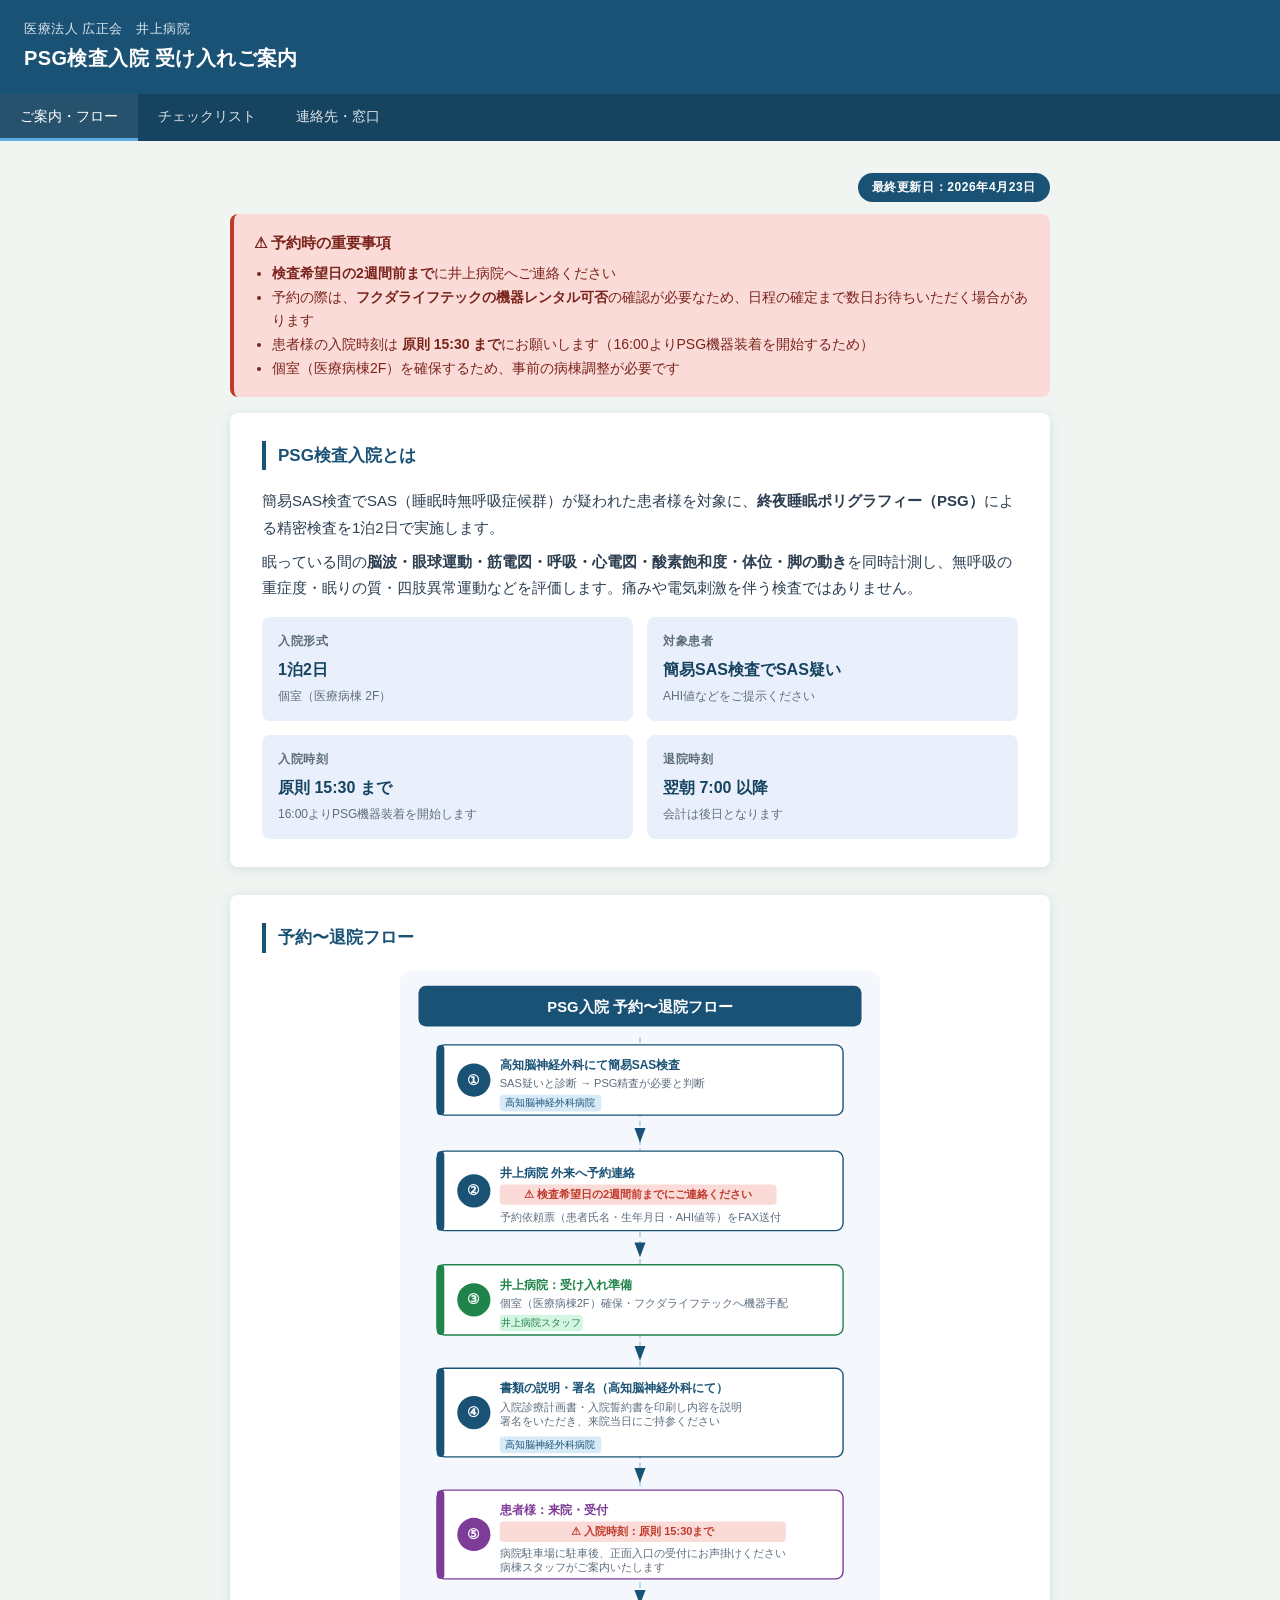
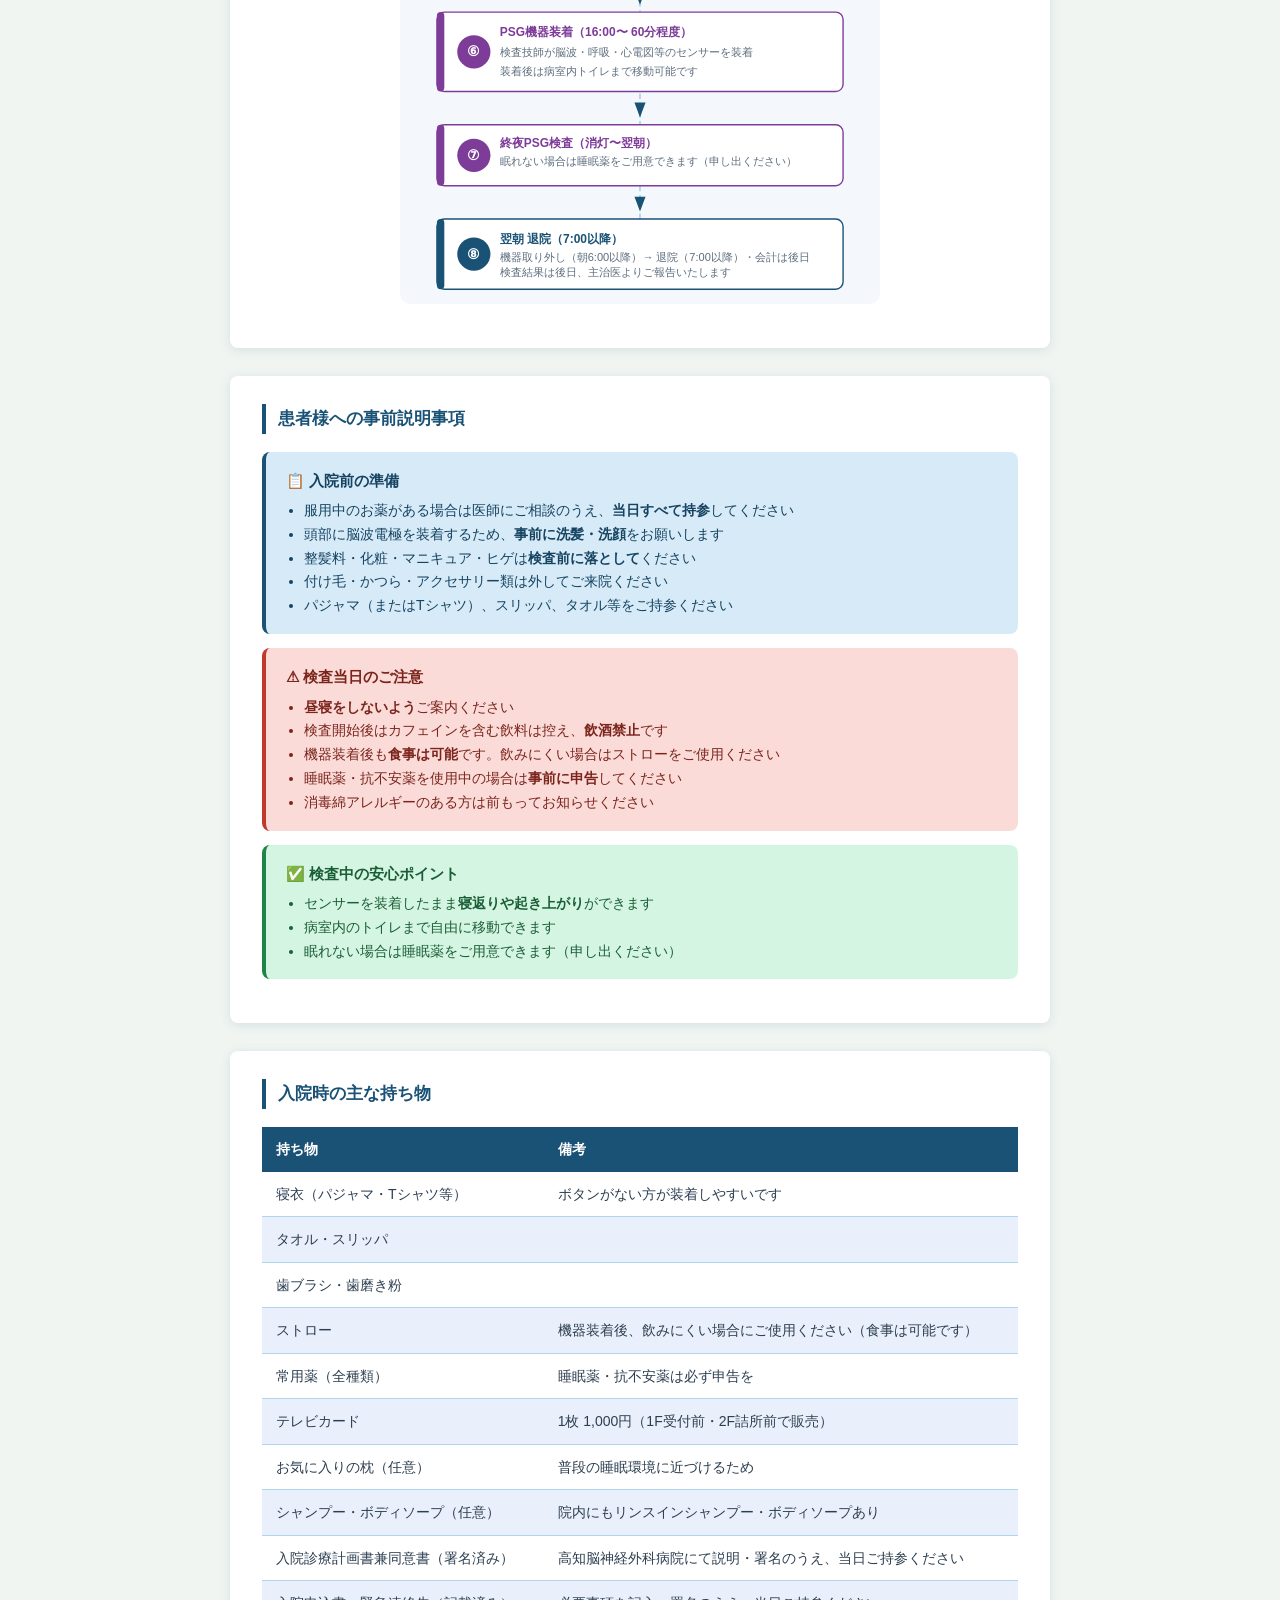
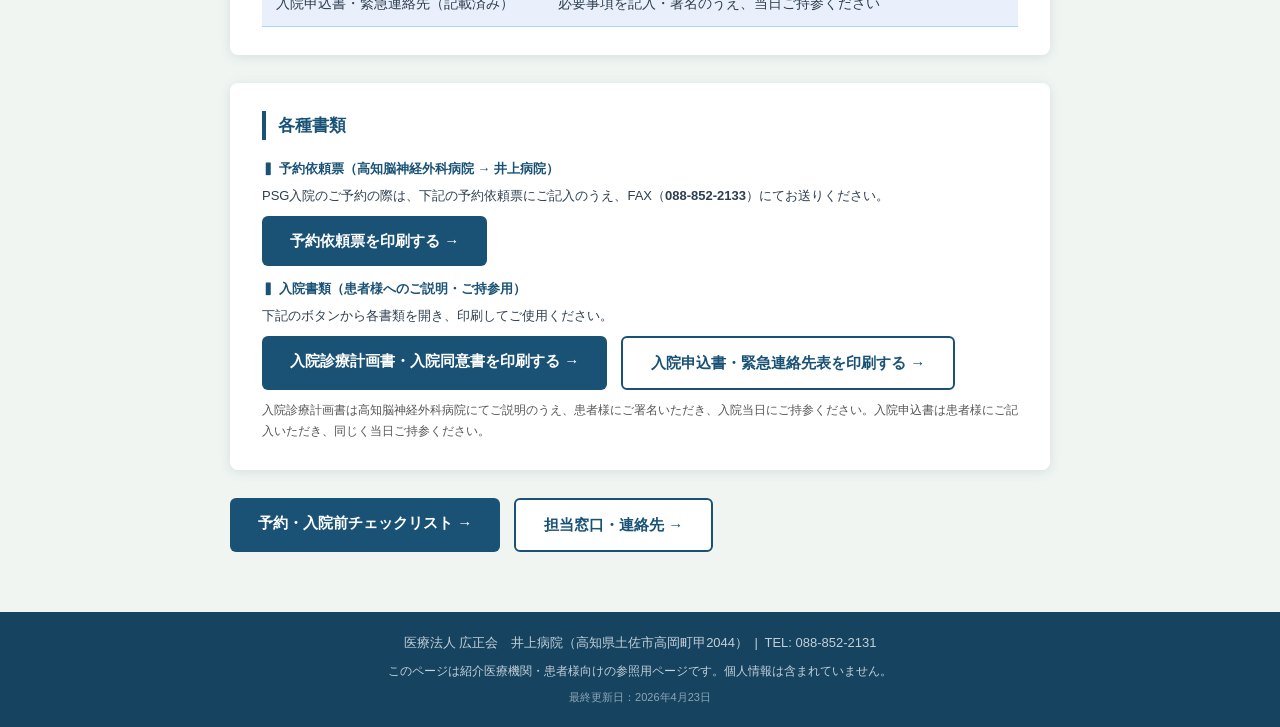
<file: docs/index.html>
<!DOCTYPE html>
<html lang="ja">
<head>
  <meta charset="UTF-8">
  <meta name="viewport" content="width=device-width, initial-scale=1.0">
  <title>PSG検査入院 受け入れご案内 | 井上病院</title>
  <link rel="stylesheet" href="assets/style.css">
</head>
<body>

<header class="site-header">
  <div>
    <div class="hospital-name">医療法人 広正会　井上病院</div>
    <div class="page-title">PSG検査入院 受け入れご案内</div>
  </div>
</header>

<nav class="site-nav">
  <a href="index.html" class="active">ご案内・フロー</a>
  <a href="checklist.html">チェックリスト</a>
  <a href="contact.html">連絡先・窓口</a>
</nav>

<main class="container">

  <!-- 最終更新日 -->
  <div style="text-align:right; margin-bottom:12px;">
    <span style="display:inline-block; background:#1a5276; color:#fff; font-size:12px; font-weight:700; padding:4px 14px; border-radius:20px; letter-spacing:.05em;">最終更新日：2026年4月23日</span>
  </div>

  <!-- 重要事項 -->
  <div class="alert alert-warn">
    <div class="alert-title">⚠ 予約時の重要事項</div>
    <ul style="padding-left:18px; margin-top:4px;">
      <li><strong>検査希望日の2週間前まで</strong>に井上病院へご連絡ください</li>
      <li>予約の際は、<strong>フクダライフテックの機器レンタル可否</strong>の確認が必要なため、日程の確定まで数日お待ちいただく場合があります</li>
      <li>患者様の入院時刻は <strong>原則 15:30 まで</strong>にお願いします（16:00よりPSG機器装着を開始するため）</li>
      <li>個室（医療病棟2F）を確保するため、事前の病棟調整が必要です</li>
    </ul>
  </div>

  <!-- 概要 -->
  <section class="section">
    <h2 class="section-title">PSG検査入院とは</h2>
    <p>簡易SAS検査でSAS（睡眠時無呼吸症候群）が疑われた患者様を対象に、<strong>終夜睡眠ポリグラフィー（PSG）</strong>による精密検査を1泊2日で実施します。</p>
    <p class="mt-8">眠っている間の<b>脳波・眼球運動・筋電図・呼吸・心電図・酸素飽和度・体位・脚の動き</b>を同時計測し、無呼吸の重症度・眠りの質・四肢異常運動などを評価します。痛みや電気刺激を伴う検査ではありません。</p>

    <div class="info-grid mt-16">
      <div class="info-card">
        <div class="label">入院形式</div>
        <div class="value">1泊2日</div>
        <div class="sub">個室（医療病棟 2F）</div>
      </div>
      <div class="info-card">
        <div class="label">対象患者</div>
        <div class="value">簡易SAS検査でSAS疑い</div>
        <div class="sub">AHI値などをご提示ください</div>
      </div>
      <div class="info-card">
        <div class="label">入院時刻</div>
        <div class="value">原則 15:30 まで</div>
        <div class="sub">16:00よりPSG機器装着を開始します</div>
      </div>
      <div class="info-card">
        <div class="label">退院時刻</div>
        <div class="value">翌朝 7:00 以降</div>
        <div class="sub">会計は後日となります</div>
      </div>
    </div>
  </section>

  <!-- フロー図 -->
  <section class="section">
    <h2 class="section-title">予約〜退院フロー</h2>
    <div class="flow-wrap">
      <img src="assets/flow.svg" alt="PSG入院 予約から退院までのフロー図" style="max-width:480px; width:100%;">
    </div>
  </section>

  <!-- 患者さんへのご案内 -->
  <section class="section">
    <h2 class="section-title">患者様への事前説明事項</h2>

    <div class="alert alert-info" style="margin-bottom:14px;">
      <div class="alert-title">📋 入院前の準備</div>
      <ul style="padding-left:18px; margin-top:4px; font-size:14px;">
        <li>服用中のお薬がある場合は医師にご相談のうえ、<strong>当日すべて持参</strong>してください</li>
        <li>頭部に脳波電極を装着するため、<strong>事前に洗髪・洗顔</strong>をお願いします</li>
        <li>整髪料・化粧・マニキュア・ヒゲは<strong>検査前に落として</strong>ください</li>
        <li>付け毛・かつら・アクセサリー類は外してご来院ください</li>
        <li>パジャマ（またはTシャツ）、スリッパ、タオル等をご持参ください</li>
      </ul>
    </div>

    <div class="alert alert-warn" style="margin-bottom:14px;">
      <div class="alert-title">⚠ 検査当日のご注意</div>
      <ul style="padding-left:18px; margin-top:4px; font-size:14px;">
        <li><strong>昼寝をしないよう</strong>ご案内ください</li>
        <li>検査開始後はカフェインを含む飲料は控え、<strong>飲酒禁止</strong>です</li>
        <li>機器装着後も<strong>食事は可能</strong>です。飲みにくい場合はストローをご使用ください</li>
        <li>睡眠薬・抗不安薬を使用中の場合は<strong>事前に申告</strong>してください</li>
        <li>消毒綿アレルギーのある方は前もってお知らせください</li>
      </ul>
    </div>

    <div class="alert alert-ok">
      <div class="alert-title">✅ 検査中の安心ポイント</div>
      <ul style="padding-left:18px; margin-top:4px; font-size:14px;">
        <li>センサーを装着したまま<strong>寝返りや起き上がり</strong>ができます</li>
        <li>病室内のトイレまで自由に移動できます</li>
        <li>眠れない場合は睡眠薬をご用意できます（申し出ください）</li>
      </ul>
    </div>
  </section>

  <!-- 主な持ち物 -->
  <section class="section">
    <h2 class="section-title">入院時の主な持ち物</h2>
    <table class="data-table">
      <thead>
        <tr><th>持ち物</th><th>備考</th></tr>
      </thead>
      <tbody>
        <tr><td>寝衣（パジャマ・Tシャツ等）</td><td>ボタンがない方が装着しやすいです</td></tr>
        <tr><td>タオル・スリッパ</td><td></td></tr>
        <tr><td>歯ブラシ・歯磨き粉</td><td></td></tr>
        <tr><td>ストロー</td><td>機器装着後、飲みにくい場合にご使用ください（食事は可能です）</td></tr>
        <tr><td>常用薬（全種類）</td><td>睡眠薬・抗不安薬は必ず申告を</td></tr>
        <tr><td>テレビカード</td><td>1枚 1,000円（1F受付前・2F詰所前で販売）</td></tr>
        <tr><td>お気に入りの枕（任意）</td><td>普段の睡眠環境に近づけるため</td></tr>
        <tr><td>シャンプー・ボディソープ（任意）</td><td>院内にもリンスインシャンプー・ボディソープあり</td></tr>
        <tr><td>入院診療計画書兼同意書（署名済み）</td><td>高知脳神経外科病院にて説明・署名のうえ、当日ご持参ください</td></tr>
        <tr><td>入院申込書・緊急連絡先（記載済み）</td><td>必要事項を記入・署名のうえ、当日ご持参ください</td></tr>
      </tbody>
    </table>
  </section>

  <!-- 書類ダウンロード -->
  <section class="section">
    <h2 class="section-title">各種書類</h2>

    <p style="font-size:13px; font-weight:700; color:var(--primary); margin-bottom:4px;">▍ 予約依頼票（高知脳神経外科病院 → 井上病院）</p>
    <p style="font-size:13px; margin-bottom:8px;">PSG入院のご予約の際は、下記の予約依頼票にご記入のうえ、FAX（<strong>088-852-2133</strong>）にてお送りください。</p>
    <div class="btn-group mt-8" style="margin-bottom:12px;">
      <a href="referral-form.html" target="_blank" class="btn btn-primary">予約依頼票を印刷する →</a>
    </div>

    <p style="font-size:13px; font-weight:700; color:var(--primary); margin-bottom:4px;">▍ 入院書類（患者様へのご説明・ご持参用）</p>
    <p style="font-size:13px; margin-bottom:8px;">下記のボタンから各書類を開き、印刷してご使用ください。</p>
    <div class="btn-group mt-8">
      <a href="admission-plan.html" target="_blank" class="btn btn-primary">入院診療計画書・入院同意書を印刷する →</a>
      <a href="admission-form.html" target="_blank" class="btn btn-outline">入院申込書・緊急連絡先表を印刷する →</a>
    </div>
    <p style="font-size:12px; color:#555; margin-top:10px;">入院診療計画書は高知脳神経外科病院にてご説明のうえ、患者様にご署名いただき、入院当日にご持参ください。入院申込書は患者様にご記入いただき、同じく当日ご持参ください。</p>
  </section>

  <!-- リンクボタン -->
  <div class="btn-group">
    <a href="checklist.html" class="btn btn-primary">予約・入院前チェックリスト →</a>
    <a href="contact.html" class="btn btn-outline">担当窓口・連絡先 →</a>
  </div>

</main>

<footer class="site-footer">
  <p>医療法人 広正会　井上病院（高知県土佐市高岡町甲2044）&ensp;|&ensp;TEL: 088-852-2131</p>
  <p style="margin-top:6px; font-size:12px;">このページは紹介医療機関・患者様向けの参照用ページです。個人情報は含まれていません。</p>
  <p style="margin-top:6px; font-size:11px; opacity:.7;">最終更新日：2026年4月23日</p>
</footer>

</body>
</html>
</file>
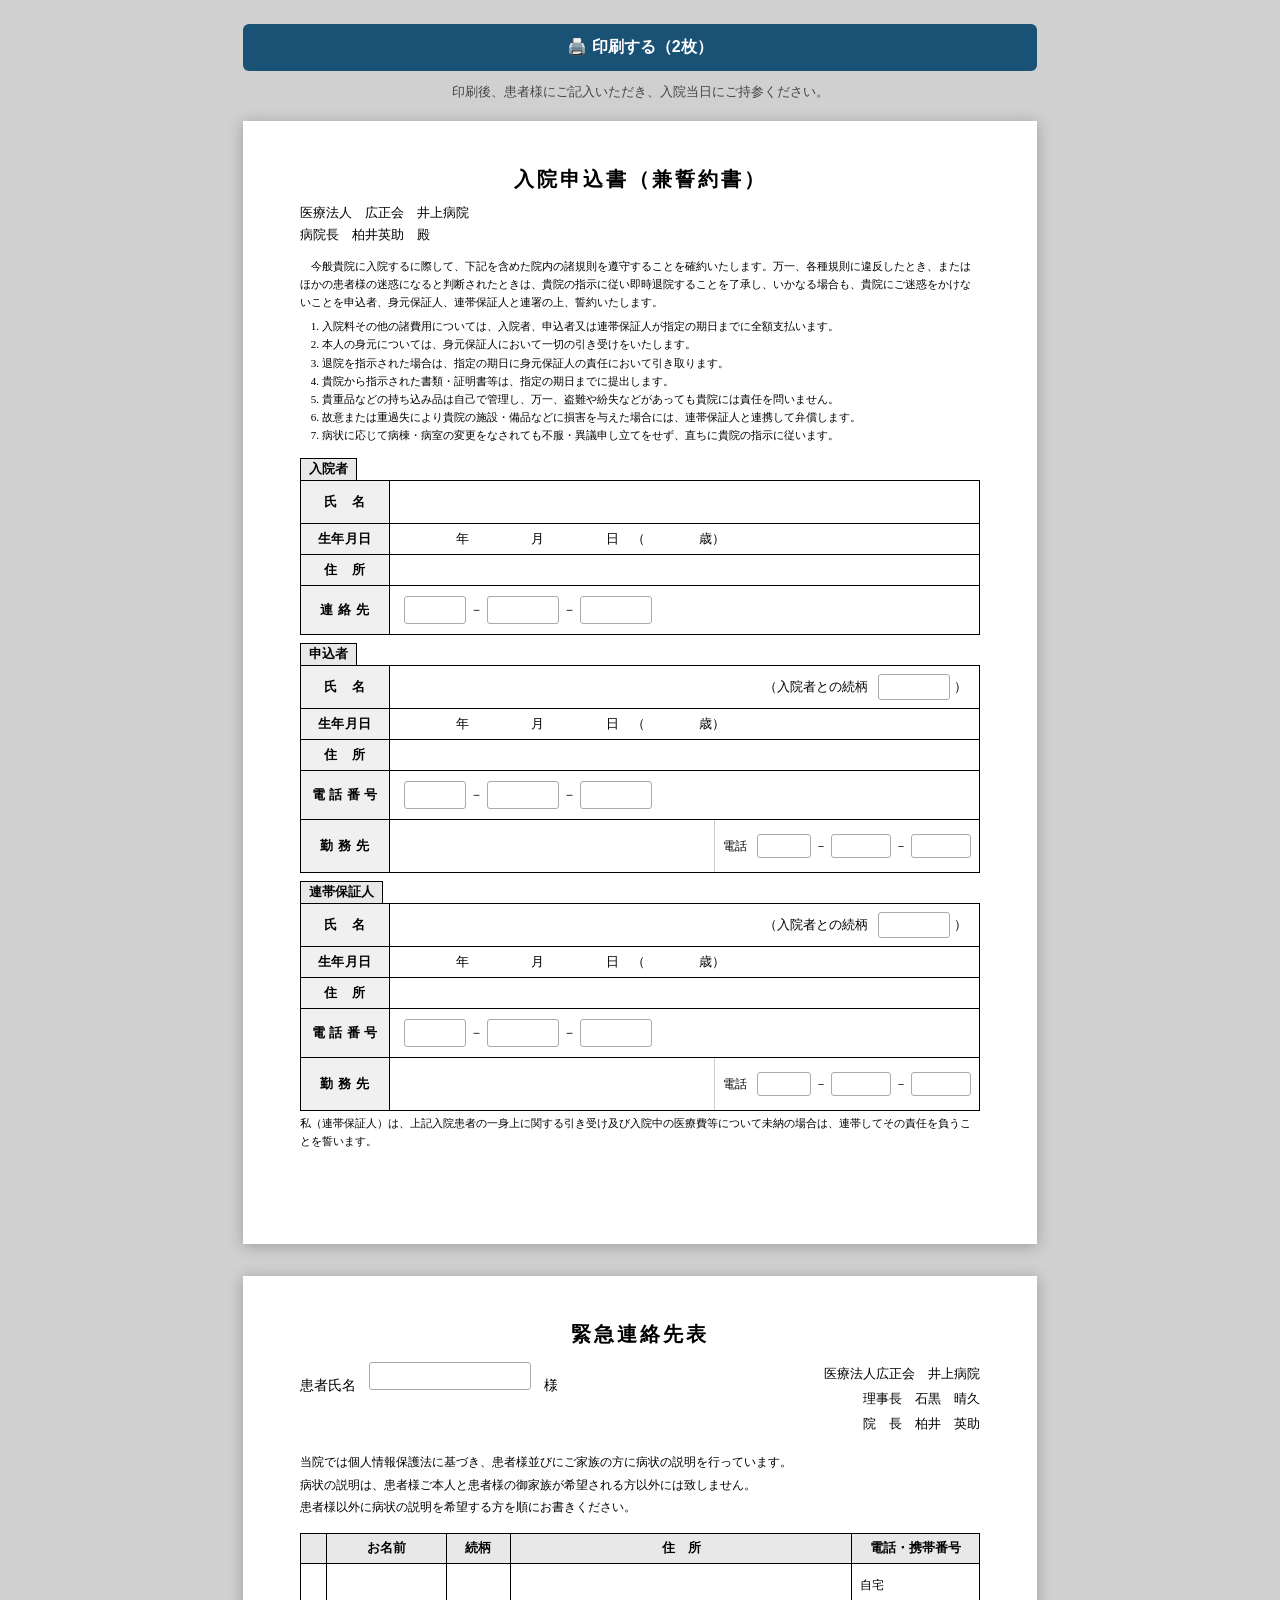
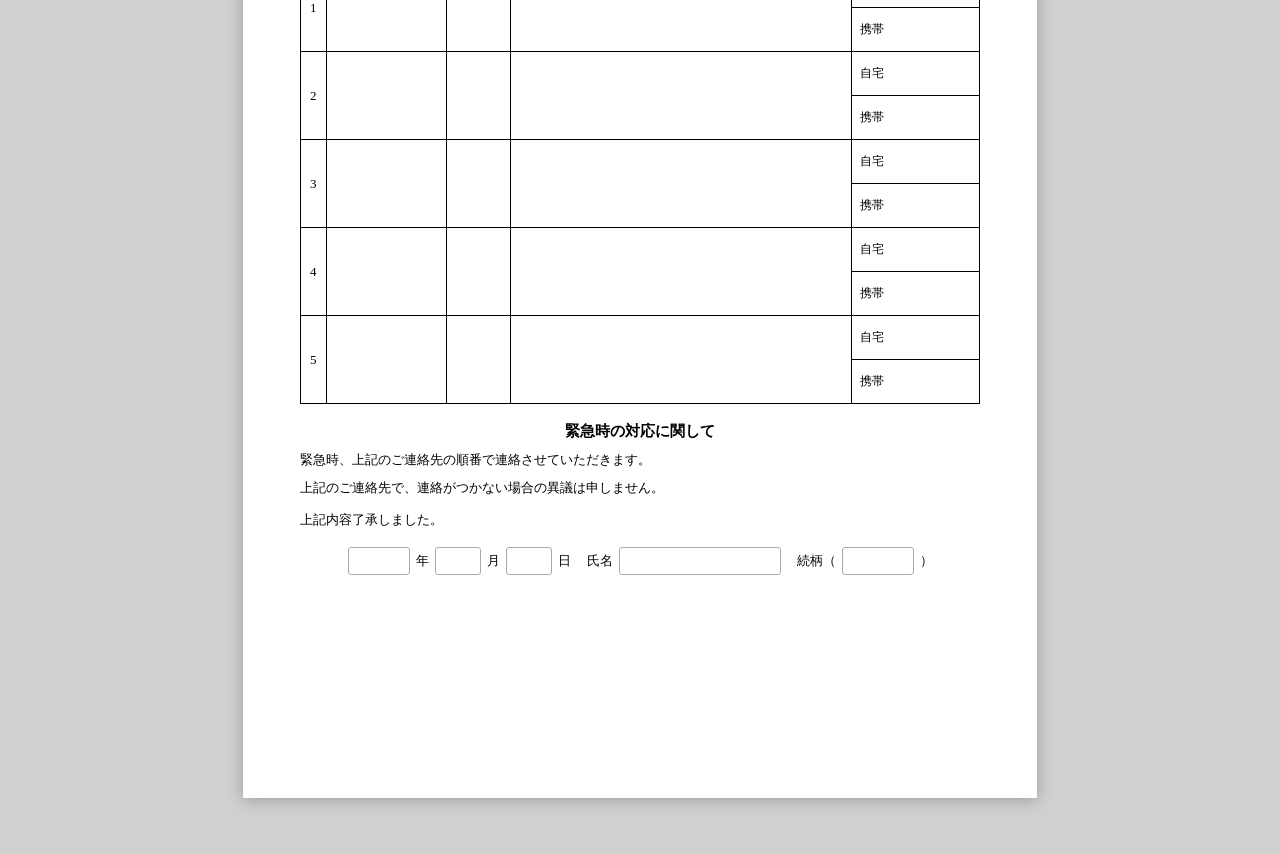
<file: docs/admission-form.html>
<!DOCTYPE html>
<html lang="ja">
<head>
  <meta charset="UTF-8">
  <meta name="viewport" content="width=device-width, initial-scale=1.0">
  <title>入院申込書・緊急連絡先表 | 井上病院</title>
  <style>
    /* ===== 画面表示 ===== */
    body {
      font-family: "MS Mincho", "游明朝", "Yu Mincho", "Hiragino Mincho Pro", serif;
      font-size: 14px;
      background: #d0d0d0;
      margin: 0;
      padding: 24px;
      color: #000;
    }

    .print-btn {
      display: block;
      width: 210mm;
      margin: 0 auto 12px;
      padding: 13px;
      background: #1a5276;
      color: white;
      font-size: 16px;
      font-family: "Hiragino Sans", "Meiryo", sans-serif;
      font-weight: bold;
      text-align: center;
      border: none;
      border-radius: 6px;
      cursor: pointer;
    }
    .print-btn:hover { background: #154360; }

    .print-note {
      width: 210mm;
      margin: 0 auto 20px;
      font-family: "Hiragino Sans", "Meiryo", sans-serif;
      font-size: 13px;
      color: #444;
      text-align: center;
    }

    /* ===== ページ枠 ===== */
    .page {
      background: #fff;
      width: 210mm;
      min-height: 297mm;
      margin: 0 auto 32px;
      padding: 12mm 15mm 10mm;
      box-shadow: 0 2px 14px rgba(0,0,0,.25);
      box-sizing: border-box;
    }

    /* ===== タイトル ===== */
    h1 {
      text-align: center;
      font-size: 20px;
      font-weight: bold;
      margin: 0 0 10px;
      letter-spacing: .15em;
    }

    h2 {
      text-align: center;
      font-size: 20px;
      font-weight: bold;
      margin: 0 0 14px;
      letter-spacing: .15em;
    }

    /* ===== ページ1 ===== */
    .hospital-header {
      font-size: 12.5px;
      line-height: 1.7;
      margin-bottom: 8px;
    }

    .preamble {
      font-size: 11px;
      line-height: 1.65;
      margin-bottom: 6px;
      text-indent: 1em;
    }

    ol.pledge {
      font-size: 11px;
      line-height: 1.65;
      padding-left: 2em;
      margin: 0 0 6px;
    }

    /* ===== セクション見出し ===== */
    .section-label {
      font-size: 12.5px;
      font-weight: bold;
      background: #e8e8e8;
      border: 1px solid #000;
      border-bottom: none;
      padding: 2px 8px;
      display: inline-block;
      margin-top: 8px;
    }

    /* ===== 記入テーブル共通 ===== */
    table.form-table {
      width: 100%;
      border-collapse: collapse;
      font-size: 13px;
    }

    table.form-table th,
    table.form-table td {
      border: 1px solid #000;
      vertical-align: middle;
    }

    table.form-table th {
      background: #f0f0f0;
      text-align: center;
      white-space: nowrap;
      padding: 6px 6px;
      width: 76px;
      font-weight: bold;
      letter-spacing: .05em;
    }

    /* 記入セル：広め・下線なし */
    table.form-table td.write {
      padding: 6px 12px;
      height: 30px;
      line-height: 1.4;
    }

    /* 日付セル */
    table.form-table td.date-cell {
      padding: 6px 14px;
    }

    .date-parts {
      display: flex;
      align-items: center;
      gap: 0;
      font-size: 13px;
    }

    .date-parts .seg {
      display: inline-block;
      width: 52px;        /* 書き込み幅 */
      border-bottom: none;
    }

    .date-parts .unit {
      margin-right: 10px;
      white-space: nowrap;
    }

    /* 電話セル */
    td.tel-cell {
      padding: 10px 14px;
    }

    .tel-parts {
      display: flex;
      align-items: center;
      gap: 4px;
      font-size: 13px;
    }

    .tel-parts .seg {
      display: inline-block;
      border: 1px solid #aaa;
      border-radius: 3px;
      height: 26px;
      background: #fff;
    }

    .tel-parts .seg-s { width: 60px; }
    .tel-parts .seg-m { width: 70px; }

    /* 住所：1行 */
    td.addr-cell {
      padding: 6px 12px;
    }

    /* 続柄付き氏名 */
    td.name-with-kzk {
      padding: 8px 12px;
    }

    .name-kzk-row {
      display: flex;
      align-items: center;
      gap: 14px;
      font-size: 13px;
    }

    .name-write {
      flex: 1;
      border-bottom: none;
    }

    .kzk-part {
      white-space: nowrap;
      display: flex;
      align-items: center;
      gap: 4px;
    }

    .kzk-box {
      border: 1px solid #aaa;
      border-radius: 3px;
      width: 70px;
      height: 24px;
      display: inline-block;
      background: #fff;
    }

    /* 勤務先行（会社名 + 電話） */
    td.kinmu-cell {
      padding: 0;
    }

    .kinmu-row {
      display: flex;
      align-items: stretch;
    }

    .kinmu-name {
      flex: 1;
      padding: 9px 12px;
      border-right: 1px solid #ccc;
      min-height: 34px;
    }

    .kinmu-tel {
      padding: 6px 8px;
      display: flex;
      align-items: center;
      gap: 4px;
      font-size: 12px;
      white-space: nowrap;
    }

    /* 保証人注記 */
    .guarantor-note {
      font-size: 11px;
      line-height: 1.6;
      margin-top: 4px;
    }

    /* ===== ページ2: 緊急連絡先 ===== */
    .p2-header {
      display: flex;
      justify-content: space-between;
      align-items: flex-start;
      margin-bottom: 14px;
    }

    .p2-patient {
      display: flex;
      align-items: baseline;
      gap: 6px;
      font-size: 14px;
    }

    .p2-patient .name-box {
      border: 1px solid #aaa;
      border-radius: 3px;
      min-width: 160px;
      height: 26px;
      display: inline-block;
      background: #fff;
      vertical-align: middle;
    }

    .p2-hospital {
      text-align: right;
      font-size: 12.5px;
      line-height: 2;
    }

    .privacy-note {
      font-size: 12px;
      line-height: 1.9;
      margin-bottom: 14px;
    }

    table.emer-table {
      width: 100%;
      border-collapse: collapse;
      font-size: 13px;
      margin-bottom: 18px;
      table-layout: fixed;
    }

    table.emer-table th,
    table.emer-table td {
      border: 1px solid #000;
      vertical-align: middle;
    }

    table.emer-table thead th {
      background: #e8e8e8;
      text-align: center;
      padding: 6px 4px;
      font-weight: bold;
      font-size: 12.5px;
    }

    table.emer-table col.c-no   { width: 26px; }
    table.emer-table col.c-name { width: 120px; }
    table.emer-table col.c-kzk  { width: 64px; }
    table.emer-table col.c-addr { width: auto; }
    table.emer-table col.c-tel  { width: 128px; }

    table.emer-table td.num-cell {
      text-align: center;
      font-size: 13px;
      padding: 4px;
    }

    table.emer-table td.body-cell {
      padding: 16px 8px;
      min-height: 52px;
    }

    table.emer-table td.tel-label-cell {
      padding: 13px 8px;
      font-size: 12px;
    }

    /* 緊急時署名 */
    .kyuhen-section { margin-top: 4px; }

    .kyuhen-section h3 {
      text-align: center;
      font-size: 15px;
      font-weight: bold;
      margin: 0 0 8px;
    }

    .kyuhen-section p {
      font-size: 12.5px;
      line-height: 1.9;
      margin: 0 0 4px;
    }

    .kyuhen-sign {
      margin-top: 14px;
      font-size: 13px;
      display: flex;
      align-items: center;
      justify-content: center;
      gap: 6px;
      flex-wrap: wrap;
    }

    .kyuhen-sign .write-box {
      border: 1px solid #aaa;
      border-radius: 3px;
      height: 26px;
      background: #fff;
      display: inline-block;
    }

    /* ===== 印刷 ===== */
    @media print {
      body { background: white; padding: 0; margin: 0; }

      .print-btn, .print-note { display: none !important; }

      .page {
        box-shadow: none;
        margin: 0;
        padding: 12mm 15mm 10mm;
        page-break-after: always;
        width: 100%;
        min-height: unset;
      }

      .page:last-child { page-break-after: auto; }

      /* 印刷時もボックス枠を維持 */
      .tel-parts .seg,
      .addr-zip .zip-box,
      .kzk-box,
      .kyuhen-sign .write-box {
        -webkit-print-color-adjust: exact;
        print-color-adjust: exact;
        border: 1px solid #888 !important;
      }
    }

    @page { size: A4 portrait; margin: 0; }
  </style>
</head>
<body>

<button class="print-btn" onclick="window.print()">🖨️ 印刷する（2枚）</button>
<p class="print-note">印刷後、患者様にご記入いただき、入院当日にご持参ください。</p>

<!-- ========== ページ1 入院申込書 ========== -->
<div class="page">

  <h1>入院申込書（兼誓約書）</h1>

  <div class="hospital-header">
    医療法人　広正会　井上病院<br>
    病院長　柏井英助　殿
  </div>

  <p class="preamble">
    今般貴院に入院するに際して、下記を含めた院内の諸規則を遵守することを確約いたします。万一、各種規則に違反したとき、またはほかの患者様の迷惑になると判断されたときは、貴院の指示に従い即時退院することを了承し、いかなる場合も、貴院にご迷惑をかけないことを申込者、身元保証人、連帯保証人と連署の上、誓約いたします。
  </p>

  <ol class="pledge">
    <li>入院料その他の諸費用については、入院者、申込者又は連帯保証人が指定の期日までに全額支払います。</li>
    <li>本人の身元については、身元保証人において一切の引き受けをいたします。</li>
    <li>退院を指示された場合は、指定の期日に身元保証人の責任において引き取ります。</li>
    <li>貴院から指示された書類・証明書等は、指定の期日までに提出します。</li>
    <li>貴重品などの持ち込み品は自己で管理し、万一、盗難や紛失などがあっても貴院には責任を問いません。</li>
    <li>故意または重過失により貴院の施設・備品などに損害を与えた場合には、連帯保証人と連携して弁償します。</li>
    <li>病状に応じて病棟・病室の変更をなされても不服・異議申し立てをせず、直ちに貴院の指示に従います。</li>
  </ol>

  <!-- 入院者 -->
  <div class="section-label">入院者</div>
  <table class="form-table">
    <tr>
      <th>氏&emsp;名</th>
      <td class="write" style="min-height:40px;"></td>
    </tr>
    <tr>
      <th>生年月日</th>
      <td class="date-cell">
        <div class="date-parts">
          <span class="seg"></span><span class="unit">年</span>
          <span class="seg"></span><span class="unit">月</span>
          <span class="seg"></span><span class="unit">日　（</span>
          <span class="seg" style="width:44px;"></span><span class="unit">歳）</span>
        </div>
      </td>
    </tr>
    <tr>
      <th>住&emsp;所</th>
      <td class="addr-cell"></td>
    </tr>
    <tr>
      <th>連 絡 先</th>
      <td class="tel-cell">
        <div class="tel-parts">
          <span class="seg seg-s"></span>
          <span>－</span>
          <span class="seg seg-m"></span>
          <span>－</span>
          <span class="seg seg-m"></span>
        </div>
      </td>
    </tr>
  </table>

  <!-- 申込者 -->
  <div class="section-label">申込者</div>
  <table class="form-table">
    <tr>
      <th>氏&emsp;名</th>
      <td class="name-with-kzk">
        <div class="name-kzk-row">
          <span class="name-write"></span>
          <span class="kzk-part">（入院者との続柄&ensp;<span class="kzk-box"></span>）</span>
        </div>
      </td>
    </tr>
    <tr>
      <th>生年月日</th>
      <td class="date-cell">
        <div class="date-parts">
          <span class="seg"></span><span class="unit">年</span>
          <span class="seg"></span><span class="unit">月</span>
          <span class="seg"></span><span class="unit">日　（</span>
          <span class="seg" style="width:44px;"></span><span class="unit">歳）</span>
        </div>
      </td>
    </tr>
    <tr>
      <th>住&emsp;所</th>
      <td class="addr-cell"></td>
    </tr>
    <tr>
      <th>電 話 番 号</th>
      <td class="tel-cell">
        <div class="tel-parts">
          <span class="seg seg-s"></span>
          <span>－</span>
          <span class="seg seg-m"></span>
          <span>－</span>
          <span class="seg seg-m"></span>
        </div>
      </td>
    </tr>
    <tr>
      <th>勤 務 先</th>
      <td class="kinmu-cell">
        <div class="kinmu-row">
          <div class="kinmu-name"></div>
          <div class="kinmu-tel">
            電話&ensp;
            <span style="border:1px solid #aaa; border-radius:3px; height:22px; display:inline-block; width:52px;"></span>－
            <span style="border:1px solid #aaa; border-radius:3px; height:22px; display:inline-block; width:58px;"></span>－
            <span style="border:1px solid #aaa; border-radius:3px; height:22px; display:inline-block; width:58px;"></span>
          </div>
        </div>
      </td>
    </tr>
  </table>

  <!-- 連帯保証人 -->
  <div class="section-label">連帯保証人</div>
  <table class="form-table">
    <tr>
      <th>氏&emsp;名</th>
      <td class="name-with-kzk">
        <div class="name-kzk-row">
          <span class="name-write"></span>
          <span class="kzk-part">（入院者との続柄&ensp;<span class="kzk-box"></span>）</span>
        </div>
      </td>
    </tr>
    <tr>
      <th>生年月日</th>
      <td class="date-cell">
        <div class="date-parts">
          <span class="seg"></span><span class="unit">年</span>
          <span class="seg"></span><span class="unit">月</span>
          <span class="seg"></span><span class="unit">日　（</span>
          <span class="seg" style="width:44px;"></span><span class="unit">歳）</span>
        </div>
      </td>
    </tr>
    <tr>
      <th>住&emsp;所</th>
      <td class="addr-cell"></td>
    </tr>
    <tr>
      <th>電 話 番 号</th>
      <td class="tel-cell">
        <div class="tel-parts">
          <span class="seg seg-s"></span>
          <span>－</span>
          <span class="seg seg-m"></span>
          <span>－</span>
          <span class="seg seg-m"></span>
        </div>
      </td>
    </tr>
    <tr>
      <th>勤 務 先</th>
      <td class="kinmu-cell">
        <div class="kinmu-row">
          <div class="kinmu-name"></div>
          <div class="kinmu-tel">
            電話&ensp;
            <span style="border:1px solid #aaa; border-radius:3px; height:22px; display:inline-block; width:52px;"></span>－
            <span style="border:1px solid #aaa; border-radius:3px; height:22px; display:inline-block; width:58px;"></span>－
            <span style="border:1px solid #aaa; border-radius:3px; height:22px; display:inline-block; width:58px;"></span>
          </div>
        </div>
      </td>
    </tr>
  </table>

  <p class="guarantor-note">
    私（連帯保証人）は、上記入院患者の一身上に関する引き受け及び入院中の医療費等について未納の場合は、連帯してその責任を負うことを誓います。
  </p>

</div>


<!-- ========== ページ2 緊急連絡先表 ========== -->
<div class="page">

  <h2>緊急連絡先表</h2>

  <div class="p2-header">
    <div class="p2-patient">
      患者氏名&ensp;<span class="name-box"></span>&ensp;様
    </div>
    <div class="p2-hospital">
      医療法人広正会　井上病院<br>
      理事長　石黒　晴久<br>
      院　長　柏井　英助
    </div>
  </div>

  <div class="privacy-note">
    当院では個人情報保護法に基づき、患者様並びにご家族の方に病状の説明を行っています。<br>
    病状の説明は、患者様ご本人と患者様の御家族が希望される方以外には致しません。<br>
    患者様以外に病状の説明を希望する方を順にお書きください。
  </div>

  <table class="emer-table">
    <colgroup>
      <col class="c-no">
      <col class="c-name">
      <col class="c-kzk">
      <col class="c-addr">
      <col class="c-tel">
    </colgroup>
    <thead>
      <tr>
        <th></th>
        <th>お名前</th>
        <th>続柄</th>
        <th>住　所</th>
        <th>電話・携帯番号</th>
      </tr>
    </thead>
    <tbody>
      <tr>
        <td class="num-cell" rowspan="2">1</td>
        <td class="body-cell" rowspan="2"></td>
        <td class="body-cell" rowspan="2"></td>
        <td class="body-cell" rowspan="2"></td>
        <td class="tel-label-cell">自宅</td>
      </tr>
      <tr><td class="tel-label-cell">携帯</td></tr>

      <tr>
        <td class="num-cell" rowspan="2">2</td>
        <td class="body-cell" rowspan="2"></td>
        <td class="body-cell" rowspan="2"></td>
        <td class="body-cell" rowspan="2"></td>
        <td class="tel-label-cell">自宅</td>
      </tr>
      <tr><td class="tel-label-cell">携帯</td></tr>

      <tr>
        <td class="num-cell" rowspan="2">3</td>
        <td class="body-cell" rowspan="2"></td>
        <td class="body-cell" rowspan="2"></td>
        <td class="body-cell" rowspan="2"></td>
        <td class="tel-label-cell">自宅</td>
      </tr>
      <tr><td class="tel-label-cell">携帯</td></tr>

      <tr>
        <td class="num-cell" rowspan="2">4</td>
        <td class="body-cell" rowspan="2"></td>
        <td class="body-cell" rowspan="2"></td>
        <td class="body-cell" rowspan="2"></td>
        <td class="tel-label-cell">自宅</td>
      </tr>
      <tr><td class="tel-label-cell">携帯</td></tr>

      <tr>
        <td class="num-cell" rowspan="2">5</td>
        <td class="body-cell" rowspan="2"></td>
        <td class="body-cell" rowspan="2"></td>
        <td class="body-cell" rowspan="2"></td>
        <td class="tel-label-cell">自宅</td>
      </tr>
      <tr><td class="tel-label-cell">携帯</td></tr>
    </tbody>
  </table>

  <div class="kyuhen-section">
    <h3>緊急時の対応に関して</h3>
    <p>緊急時、上記のご連絡先の順番で連絡させていただきます。</p>
    <p>上記のご連絡先で、連絡がつかない場合の異議は申しません。</p>
    <p style="margin-top:8px;">上記内容了承しました。</p>

    <div class="kyuhen-sign">
      <span class="write-box" style="width:60px;"></span><span>年</span>
      <span class="write-box" style="width:44px;"></span><span>月</span>
      <span class="write-box" style="width:44px;"></span><span>日</span>
      <span style="margin-left:10px;">氏名</span>
      <span class="write-box" style="width:160px;"></span>
      <span style="margin-left:10px;">続柄（</span>
      <span class="write-box" style="width:70px;"></span>
      <span>）</span>
    </div>
  </div>

</div>

</body>
</html>
</file>
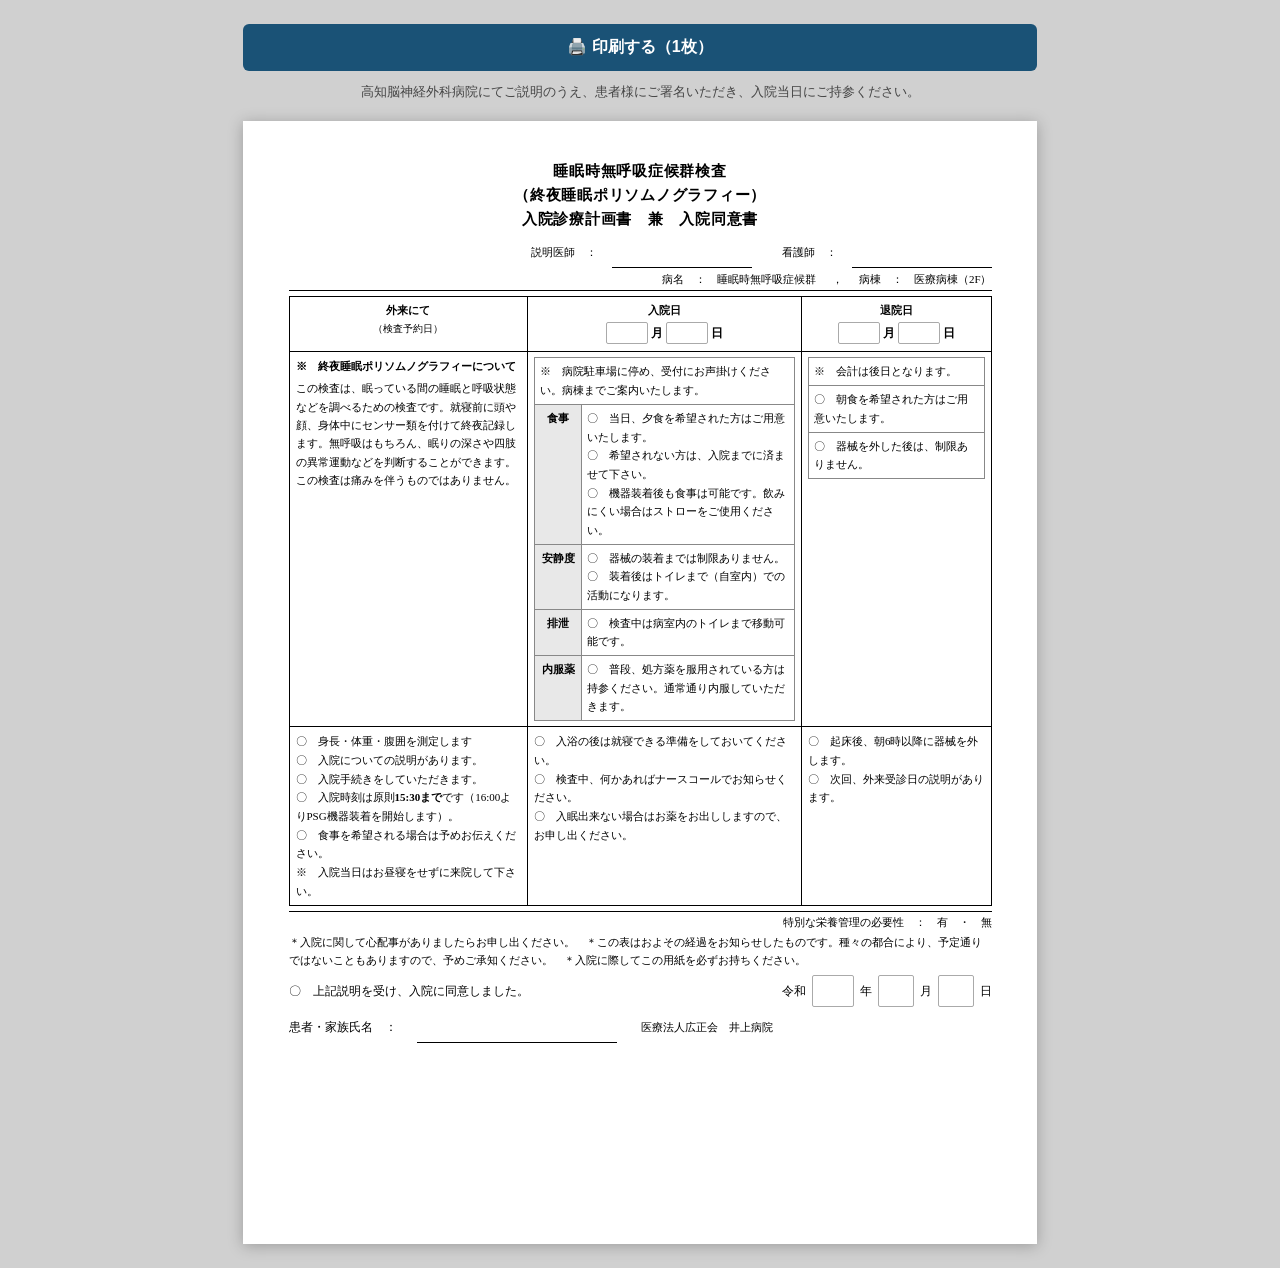
<file: docs/admission-plan.html>
<!DOCTYPE html>
<html lang="ja">
<head>
  <meta charset="UTF-8">
  <meta name="viewport" content="width=device-width, initial-scale=1.0">
  <title>入院診療計画書兼入院同意書 | 井上病院</title>
  <style>
    body {
      font-family: "MS Mincho", "游明朝", "Yu Mincho", "Hiragino Mincho Pro", serif;
      font-size: 12px;
      background: #d0d0d0;
      margin: 0;
      padding: 24px;
      color: #000;
    }

    .print-btn {
      display: block;
      width: 210mm;
      margin: 0 auto 12px;
      padding: 13px;
      background: #1a5276;
      color: white;
      font-size: 16px;
      font-family: "Hiragino Sans", "Meiryo", sans-serif;
      font-weight: bold;
      text-align: center;
      border: none;
      border-radius: 6px;
      cursor: pointer;
    }
    .print-btn:hover { background: #154360; }

    .print-note {
      width: 210mm;
      margin: 0 auto 20px;
      font-family: "Hiragino Sans", "Meiryo", sans-serif;
      font-size: 13px;
      color: #444;
      text-align: center;
    }

    .page {
      background: #fff;
      width: 210mm;
      min-height: 297mm;
      margin: 0 auto;
      padding: 10mm 12mm 10mm;
      box-shadow: 0 2px 14px rgba(0,0,0,.25);
      box-sizing: border-box;
    }

    /* ===== タイトル ===== */
    .doc-title {
      text-align: center;
      font-size: 15px;
      font-weight: bold;
      line-height: 1.6;
      margin-bottom: 6px;
      letter-spacing: .05em;
    }

    .hospital-name {
      text-align: right;
      font-size: 11px;
      margin-bottom: 2px;
    }

    /* ===== 説明医師・看護師行 ===== */
    .doc-meta {
      display: flex;
      justify-content: flex-end;
      gap: 30px;
      font-size: 11px;
      margin-bottom: 4px;
    }

    .doc-meta .meta-item {
      display: flex;
      align-items: center;
      gap: 4px;
    }

    .underline-field {
      border-bottom: 1px solid #000;
      display: inline-block;
      min-width: 120px;
      height: 30px;
      vertical-align: bottom;
    }

    /* ===== 病名・病棟行 ===== */
    .disease-row {
      display: flex;
      align-items: center;
      justify-content: flex-end;
      gap: 16px;
      font-size: 11px;
      margin-bottom: 5px;
      border-bottom: 1px solid #000;
      padding-bottom: 3px;
    }

    /* ===== メインテーブル ===== */
    table.main-table {
      width: 100%;
      border-collapse: collapse;
      font-size: 11px;
      margin-bottom: 5px;
    }

    table.main-table th,
    table.main-table td {
      border: 1px solid #000;
      vertical-align: top;
      padding: 5px 6px;
      line-height: 1.7;
    }

    table.main-table th {
      background: #f0f0f0;
      text-align: center;
      font-weight: bold;
      white-space: nowrap;
      width: 40px;
    }

    /* 日程行 */
    tr.date-row th,
    tr.date-row td {
      text-align: center;
      font-weight: bold;
      padding: 4px 6px;
    }

    tr.date-row td.gairaicol {
      width: 22%;
    }

    tr.date-row td.nyuincol {
      width: 39%;
    }

    tr.date-row td.taiincol {
      width: 39%;
    }

    /* PSG説明列 */
    td.psg-col {
      width: 34%;
      vertical-align: top;
    }

    td.psg-col .psg-title {
      font-weight: bold;
      margin-bottom: 4px;
    }

    td.psg-col .psg-body {
      font-size: 10.5px;
      line-height: 1.75;
    }

    /* 入院日・退院日エリア */
    td.nyuin-col {
      width: 33%;
      vertical-align: top;
    }

    td.taiin-col {
      width: 33%;
      vertical-align: top;
    }

    /* 内側の項目テーブル */
    table.inner-table {
      width: 100%;
      border-collapse: collapse;
      font-size: 11px;
    }

    table.inner-table th,
    table.inner-table td {
      border: 1px solid #888;
      padding: 4px 5px;
      vertical-align: top;
      line-height: 1.7;
    }

    table.inner-table th {
      background: #e8e8e8;
      text-align: center;
      font-weight: bold;
      white-space: nowrap;
      width: 36px;
    }

    .item-mark {
      margin-right: 2px;
    }

    /* 日付入力欄 */
    .date-input {
      display: flex;
      align-items: center;
      justify-content: center;
      gap: 3px;
      font-size: 12px;
      padding: 3px 0;
    }

    .date-box {
      border: 1px solid #aaa;
      border-radius: 2px;
      display: inline-block;
      background: #fff;
      height: 20px;
    }

    /* 同意欄 */
    .consent-section {
      font-size: 11px;
      margin-top: 4px;
    }

    .consent-note {
      font-size: 10.5px;
      line-height: 1.7;
      margin-bottom: 4px;
    }

    .consent-sign {
      display: flex;
      align-items: center;
      justify-content: space-between;
      margin-top: 5px;
      font-size: 12px;
    }

    .consent-left {
      font-size: 11.5px;
    }

    .consent-right {
      display: flex;
      align-items: center;
      gap: 6px;
    }

    .sign-box {
      border: 1px solid #aaa;
      border-radius: 2px;
      display: inline-block;
      background: #fff;
      height: 30px;
    }

    .patient-sign {
      display: flex;
      align-items: center;
      gap: 8px;
      margin-top: 5px;
      font-size: 12px;
    }

    .patient-sign-line {
      border-bottom: 1px solid #000;
      min-width: 200px;
      display: inline-block;
      height: 30px;
      vertical-align: bottom;
    }

    /* 栄養管理 */
    .nutrition-row {
      text-align: right;
      font-size: 11px;
      border-top: 1px solid #000;
      padding-top: 3px;
      margin-top: 3px;
    }

    /* 印刷 */
    @media print {
      body { background: white; padding: 0; margin: 0; }
      .print-btn, .print-note { display: none !important; }
      .page {
        box-shadow: none;
        margin: 0;
        padding: 8mm 10mm 8mm;
        width: 100%;
        min-height: unset;
      }
    }

    @page { size: A4 portrait; margin: 0; }
  </style>
</head>
<body>

<button class="print-btn" onclick="window.print()">🖨️ 印刷する（1枚）</button>
<p class="print-note">高知脳神経外科病院にてご説明のうえ、患者様にご署名いただき、入院当日にご持参ください。</p>

<div class="page">

  <div class="doc-title">
    睡眠時無呼吸症候群検査<br>
    （終夜睡眠ポリソムノグラフィー）<br>
    入院診療計画書　兼　入院同意書
  </div>

  <div class="doc-meta">
    <div class="meta-item">説明医師　：　<span class="underline-field" style="min-width:140px;"></span></div>
    <div class="meta-item">看護師　：　<span class="underline-field" style="min-width:140px;"></span></div>
  </div>

  <div class="disease-row">
    <span>病名　：　睡眠時無呼吸症候群</span>
    <span>，</span>
    <span>病棟　：　医療病棟（2F）</span>
  </div>

  <!-- メイン表 -->
  <table class="main-table">

    <!-- 日程ヘッダー行 -->
    <tr class="date-row">
      <td class="gairaicol">
        外来にて<br>
        <span style="font-size:10px; font-weight:normal;">（検査予約日）</span>
      </td>
      <td class="nyuincol">
        入院日<br>
        <div class="date-input">
          <span class="date-box" style="width:40px;"></span>月
          <span class="date-box" style="width:40px;"></span>日
        </div>
      </td>
      <td class="taiincol">
        退院日<br>
        <div class="date-input">
          <span class="date-box" style="width:40px;"></span>月
          <span class="date-box" style="width:40px;"></span>日
        </div>
      </td>
    </tr>

    <!-- 本文行 -->
    <tr>
      <!-- PSG説明 -->
      <td class="psg-col">
        <div class="psg-title">※　終夜睡眠ポリソムノグラフィーについて</div>
        <div class="psg-body">
          この検査は、眠っている間の睡眠と呼吸状態などを調べるための検査です。就寝前に頭や顔、身体中にセンサー類を付けて終夜記録します。無呼吸はもちろん、眠りの深さや四肢の異常運動などを判断することができます。この検査は痛みを伴うものではありません。
        </div>
      </td>

      <!-- 入院日 -->
      <td class="nyuin-col">
        <table class="inner-table">
          <tr>
            <td colspan="2">
              ※　病院駐車場に停め、受付にお声掛けください。病棟までご案内いたします。
            </td>
          </tr>
          <tr>
            <th>食事</th>
            <td>
              〇　当日、夕食を希望された方はご用意いたします。<br>
              〇　希望されない方は、入院までに済ませて下さい。<br>
              〇　機器装着後も食事は可能です。飲みにくい場合はストローをご使用ください。
            </td>
          </tr>
          <tr>
            <th>安静度</th>
            <td>
              〇　器械の装着までは制限ありません。<br>
              〇　装着後はトイレまで（自室内）での活動になります。
            </td>
          </tr>
          <tr>
            <th>排泄</th>
            <td>〇　検査中は病室内のトイレまで移動可能です。</td>
          </tr>
          <tr>
            <th>内服薬</th>
            <td>〇　普段、処方薬を服用されている方は持参ください。通常通り内服していただきます。</td>
          </tr>
        </table>
      </td>

      <!-- 退院日 -->
      <td class="taiin-col">
        <table class="inner-table">
          <tr>
            <td>
              ※　会計は後日となります。
            </td>
          </tr>
          <tr>
            <td>〇　朝食を希望された方はご用意いたします。</td>
          </tr>
          <tr>
            <td>〇　器械を外した後は、制限ありません。</td>
          </tr>
        </table>
      </td>
    </tr>

    <!-- 説明行 -->
    <tr>
      <td>
        〇　身長・体重・腹囲を測定します<br>
        〇　入院についての説明があります。<br>
        〇　入院手続きをしていただきます。<br>
        〇　入院時刻は原則<strong>15:30まで</strong>です（16:00よりPSG機器装着を開始します）。<br>
        〇　食事を希望される場合は予めお伝えください。<br>
        ※　入院当日はお昼寝をせずに来院して下さい。
      </td>
      <td>
        〇　入浴の後は就寝できる準備をしておいてください。<br>
        〇　検査中、何かあればナースコールでお知らせください。<br>
        〇　入眠出来ない場合はお薬をお出ししますので、お申し出ください。
      </td>
      <td>
        〇　起床後、朝6時以降に器械を外します。<br>
        〇　次回、外来受診日の説明があります。
      </td>
    </tr>

  </table>

  <!-- 栄養管理 -->
  <div class="nutrition-row">
    特別な栄養管理の必要性　：　有　・　無
  </div>

  <!-- 注記・同意欄 -->
  <div class="consent-section">
    <div class="consent-note">
      ＊入院に関して心配事がありましたらお申し出ください。　＊この表はおよその経過をお知らせしたものです。種々の都合により、予定通りではないこともありますので、予めご承知ください。　＊入院に際してこの用紙を必ずお持ちください。
    </div>

    <div class="consent-sign">
      <div class="consent-left">〇　上記説明を受け、入院に同意しました。</div>
      <div class="consent-right">
        令和
        <span class="sign-box" style="width:40px;"></span>年
        <span class="sign-box" style="width:34px;"></span>月
        <span class="sign-box" style="width:34px;"></span>日
      </div>
    </div>

    <div class="patient-sign">
      患者・家族氏名　：　<span class="patient-sign-line"></span>
      <span style="font-size:11px; margin-left:16px;">医療法人広正会　井上病院</span>
    </div>
  </div>

</div>

</body>
</html>
</file>
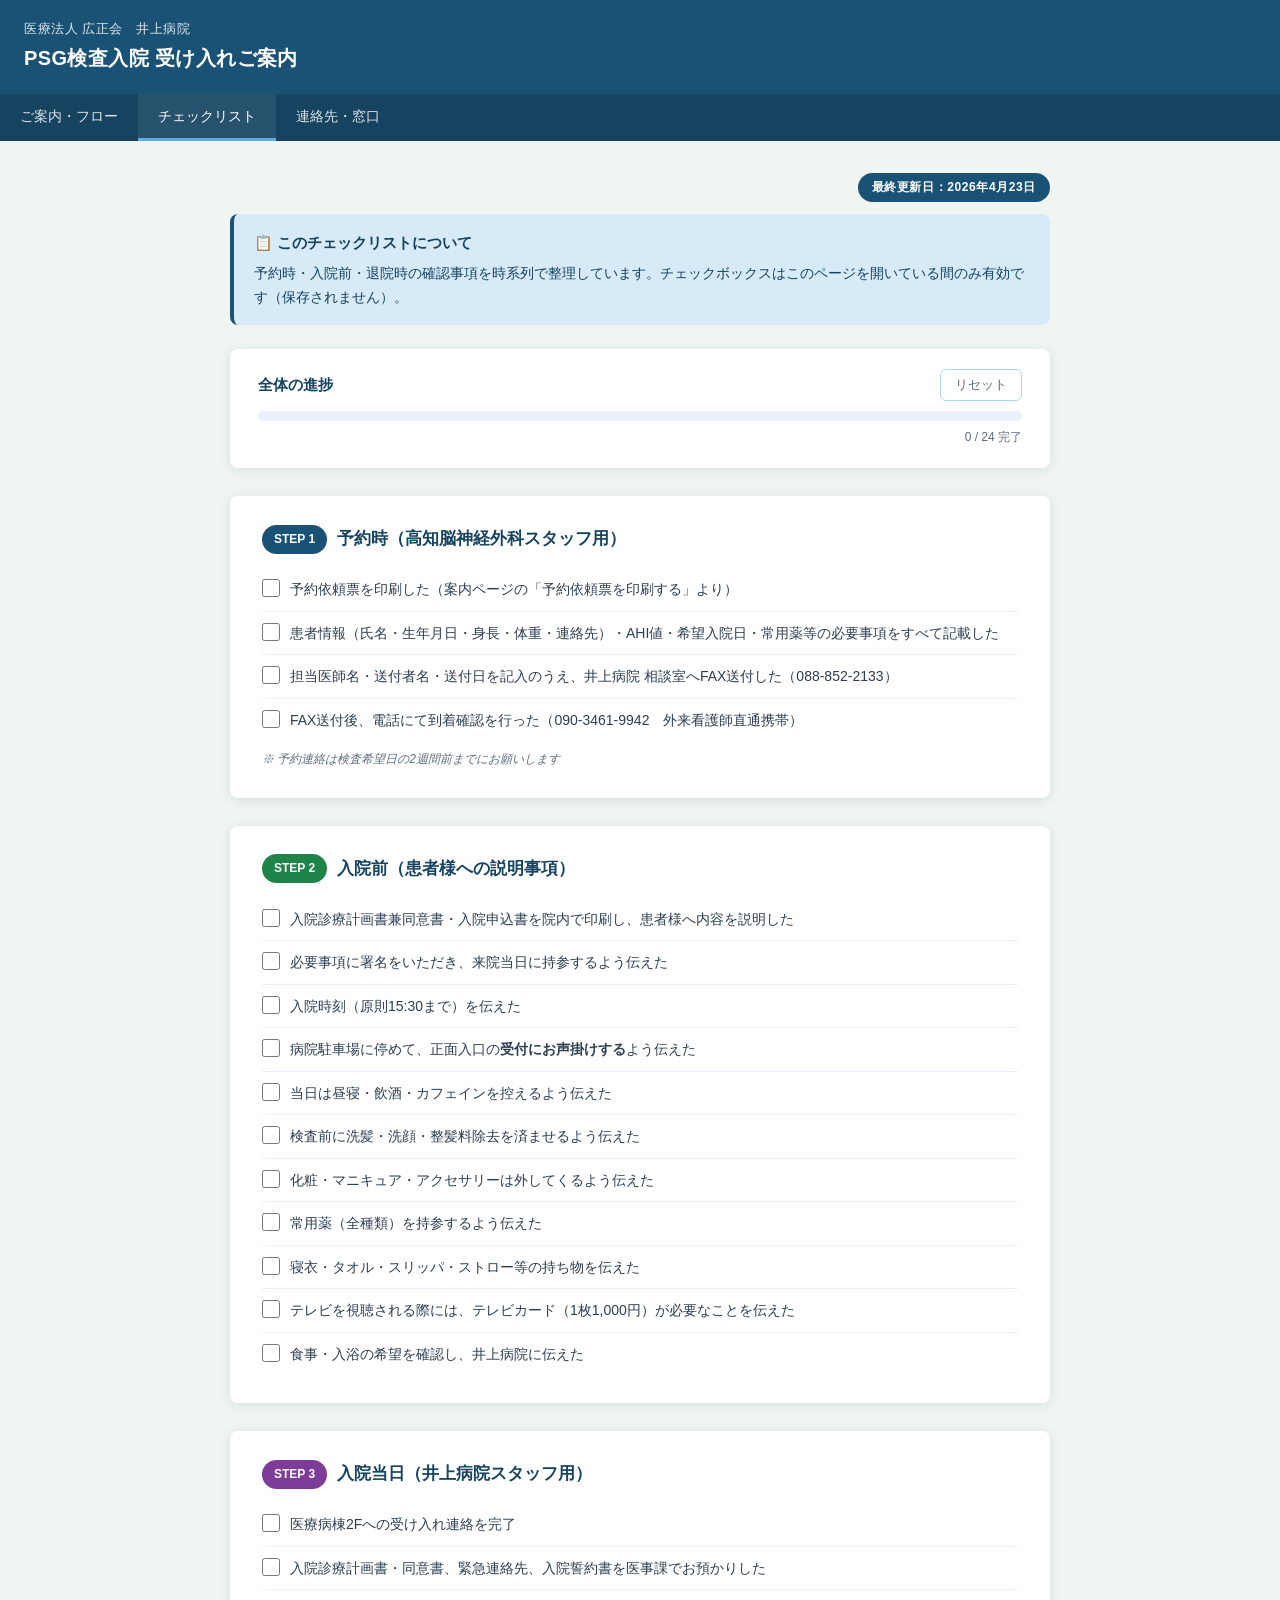
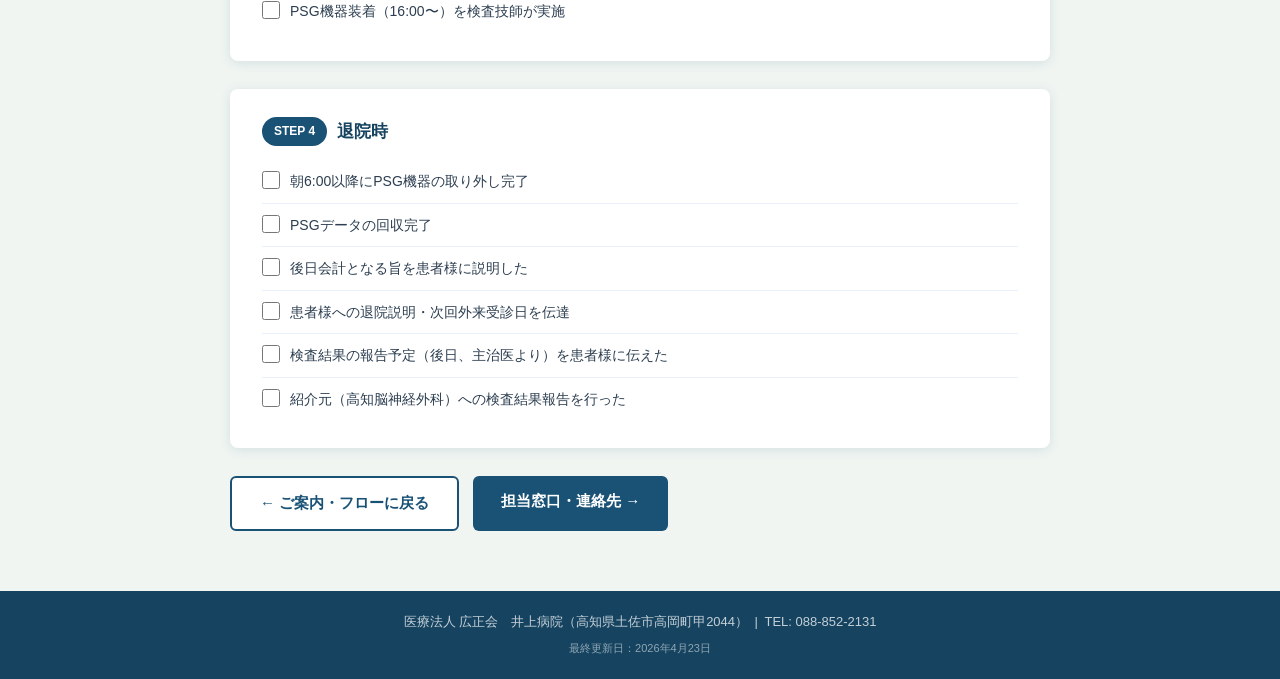
<file: docs/checklist.html>
<!DOCTYPE html>
<html lang="ja">
<head>
  <meta charset="UTF-8">
  <meta name="viewport" content="width=device-width, initial-scale=1.0">
  <title>チェックリスト | PSG検査入院 | 井上病院</title>
  <link rel="stylesheet" href="assets/style.css">
  <style>
    .phase-header {
      display: flex;
      align-items: center;
      gap: 10px;
      margin: 0 0 14px;
    }
    .phase-badge {
      background: var(--primary);
      color: white;
      font-size: 12px;
      font-weight: 700;
      padding: 4px 12px;
      border-radius: 20px;
      white-space: nowrap;
    }
    .phase-badge.green { background: var(--accent); }
    .phase-badge.purple { background: #7d3c98; }
    .phase-title {
      font-size: 17px;
      font-weight: 700;
      color: var(--primary-dk);
    }
    .progress-bar-wrap {
      background: #eaf0fb;
      border-radius: 20px;
      height: 10px;
      margin-bottom: 6px;
      overflow: hidden;
    }
    .progress-bar {
      height: 10px;
      background: var(--primary);
      border-radius: 20px;
      transition: width .4s ease;
    }
    .progress-label {
      font-size: 12px;
      color: var(--gray);
      text-align: right;
    }
    .reset-btn {
      background: none;
      border: 1px solid var(--border);
      border-radius: 6px;
      padding: 6px 14px;
      font-size: 13px;
      color: var(--gray);
      cursor: pointer;
    }
    .reset-btn:hover { background: var(--gray-lt); }
    .note-text {
      font-size: 12px;
      color: var(--gray);
      margin-top: 8px;
      font-style: italic;
    }
  </style>
</head>
<body>

<header class="site-header">
  <div>
    <div class="hospital-name">医療法人 広正会　井上病院</div>
    <div class="page-title">PSG検査入院 受け入れご案内</div>
  </div>
</header>

<nav class="site-nav">
  <a href="index.html">ご案内・フロー</a>
  <a href="checklist.html" class="active">チェックリスト</a>
  <a href="contact.html">連絡先・窓口</a>
</nav>

<main class="container">

  <!-- 最終更新日 -->
  <div style="text-align:right; margin-bottom:12px;">
    <span style="display:inline-block; background:#1a5276; color:#fff; font-size:12px; font-weight:700; padding:4px 14px; border-radius:20px; letter-spacing:.05em;">最終更新日：2026年4月23日</span>
  </div>

  <div class="alert alert-info" style="margin-bottom:24px;">
    <div class="alert-title">📋 このチェックリストについて</div>
    <p style="font-size:14px; margin-top:4px;">予約時・入院前・退院時の確認事項を時系列で整理しています。チェックボックスはこのページを開いている間のみ有効です（保存されません）。</p>
  </div>

  <!-- 全体進捗 -->
  <section class="section" style="padding:20px 28px;">
    <div style="display:flex; justify-content:space-between; align-items:center; margin-bottom:10px;">
      <span style="font-weight:700; color:var(--primary-dk);">全体の進捗</span>
      <button class="reset-btn" onclick="resetAll()">リセット</button>
    </div>
    <div class="progress-bar-wrap">
      <div class="progress-bar" id="total-bar" style="width:0%"></div>
    </div>
    <div class="progress-label" id="total-label">0 / 0 完了</div>
  </section>

  <!-- Phase 1: 予約時（紹介元スタッフ用） -->
  <section class="section">
    <div class="phase-header">
      <span class="phase-badge">STEP 1</span>
      <span class="phase-title">予約時（高知脳神経外科スタッフ用）</span>
    </div>
    <ul class="checklist" id="phase1">
      <li>
        <input type="checkbox" id="c1_1" onchange="updateProgress()">
        <label class="check-label" for="c1_1">予約依頼票を印刷した（案内ページの「予約依頼票を印刷する」より）</label>
      </li>
      <li>
        <input type="checkbox" id="c1_2" onchange="updateProgress()">
        <label class="check-label" for="c1_2">患者情報（氏名・生年月日・身長・体重・連絡先）・AHI値・希望入院日・常用薬等の必要事項をすべて記載した</label>
      </li>
      <li>
        <input type="checkbox" id="c1_3" onchange="updateProgress()">
        <label class="check-label" for="c1_3">担当医師名・送付者名・送付日を記入のうえ、井上病院 相談室へFAX送付した（088-852-2133）</label>
      </li>
      <li>
        <input type="checkbox" id="c1_4" onchange="updateProgress()">
        <label class="check-label" for="c1_4">FAX送付後、電話にて到着確認を行った（090-3461-9942　外来看護師直通携帯）</label>
      </li>
    </ul>
    <p class="note-text">※ 予約連絡は検査希望日の2週間前までにお願いします</p>
  </section>

  <!-- Phase 2: 入院前（患者様への説明） -->
  <section class="section">
    <div class="phase-header">
      <span class="phase-badge green">STEP 2</span>
      <span class="phase-title">入院前（患者様への説明事項）</span>
    </div>
    <ul class="checklist" id="phase2">
      <li>
        <input type="checkbox" id="c2_1" onchange="updateProgress()">
        <label class="check-label" for="c2_1">入院診療計画書兼同意書・入院申込書を院内で印刷し、患者様へ内容を説明した</label>
      </li>
      <li>
        <input type="checkbox" id="c2_1b" onchange="updateProgress()">
        <label class="check-label" for="c2_1b">必要事項に署名をいただき、来院当日に持参するよう伝えた</label>
      </li>
      <li>
        <input type="checkbox" id="c2_2" onchange="updateProgress()">
        <label class="check-label" for="c2_2">入院時刻（原則15:30まで）を伝えた</label>
      </li>
      <li>
        <input type="checkbox" id="c2_3" onchange="updateProgress()">
        <label class="check-label" for="c2_3">病院駐車場に停めて、正面入口の<strong>受付にお声掛けする</strong>よう伝えた</label>
      </li>
      <li>
        <input type="checkbox" id="c2_4" onchange="updateProgress()">
        <label class="check-label" for="c2_4">当日は昼寝・飲酒・カフェインを控えるよう伝えた</label>
      </li>
      <li>
        <input type="checkbox" id="c2_5" onchange="updateProgress()">
        <label class="check-label" for="c2_5">検査前に洗髪・洗顔・整髪料除去を済ませるよう伝えた</label>
      </li>
      <li>
        <input type="checkbox" id="c2_6" onchange="updateProgress()">
        <label class="check-label" for="c2_6">化粧・マニキュア・アクセサリーは外してくるよう伝えた</label>
      </li>
      <li>
        <input type="checkbox" id="c2_7" onchange="updateProgress()">
        <label class="check-label" for="c2_7">常用薬（全種類）を持参するよう伝えた</label>
      </li>
      <li>
        <input type="checkbox" id="c2_8" onchange="updateProgress()">
        <label class="check-label" for="c2_8">寝衣・タオル・スリッパ・ストロー等の持ち物を伝えた</label>
      </li>
      <li>
        <input type="checkbox" id="c2_9" onchange="updateProgress()">
        <label class="check-label" for="c2_9">テレビを視聴される際には、テレビカード（1枚1,000円）が必要なことを伝えた</label>
      </li>
      <li>
        <input type="checkbox" id="c2_10" onchange="updateProgress()">
        <label class="check-label" for="c2_10">食事・入浴の希望を確認し、井上病院に伝えた</label>
      </li>
    </ul>
  </section>

  <!-- Phase 3: 入院当日（井上病院スタッフ用） -->
  <section class="section">
    <div class="phase-header">
      <span class="phase-badge purple">STEP 3</span>
      <span class="phase-title">入院当日（井上病院スタッフ用）</span>
    </div>
    <ul class="checklist" id="phase3">
      <li>
        <input type="checkbox" id="c3_2" onchange="updateProgress()">
        <label class="check-label" for="c3_2">医療病棟2Fへの受け入れ連絡を完了</label>
      </li>
      <li>
        <input type="checkbox" id="c3_3" onchange="updateProgress()">
        <label class="check-label" for="c3_3">入院診療計画書・同意書、緊急連絡先、入院誓約書を医事課でお預かりした</label>
      </li>
      <li>
        <input type="checkbox" id="c3_4" onchange="updateProgress()">
        <label class="check-label" for="c3_4">PSG機器装着（16:00〜）を検査技師が実施</label>
      </li>
    </ul>
  </section>

  <!-- Phase 4: 退院時 -->
  <section class="section">
    <div class="phase-header">
      <span class="phase-badge">STEP 4</span>
      <span class="phase-title">退院時</span>
    </div>
    <ul class="checklist" id="phase4">
      <li>
        <input type="checkbox" id="c4_1" onchange="updateProgress()">
        <label class="check-label" for="c4_1">朝6:00以降にPSG機器の取り外し完了</label>
      </li>
      <li>
        <input type="checkbox" id="c4_2" onchange="updateProgress()">
        <label class="check-label" for="c4_2">PSGデータの回収完了</label>
      </li>
      <li>
        <input type="checkbox" id="c4_3" onchange="updateProgress()">
        <label class="check-label" for="c4_3">後日会計となる旨を患者様に説明した</label>
      </li>
      <li>
        <input type="checkbox" id="c4_4" onchange="updateProgress()">
        <label class="check-label" for="c4_4">患者様への退院説明・次回外来受診日を伝達</label>
      </li>
      <li>
        <input type="checkbox" id="c4_5" onchange="updateProgress()">
        <label class="check-label" for="c4_5">検査結果の報告予定（後日、主治医より）を患者様に伝えた</label>
      </li>
      <li>
        <input type="checkbox" id="c4_6" onchange="updateProgress()">
        <label class="check-label" for="c4_6">紹介元（高知脳神経外科）への検査結果報告を行った</label>
      </li>
    </ul>
  </section>

  <div class="btn-group">
    <a href="index.html" class="btn btn-outline">← ご案内・フローに戻る</a>
    <a href="contact.html" class="btn btn-primary">担当窓口・連絡先 →</a>
  </div>

</main>

<footer class="site-footer">
  <p>医療法人 広正会　井上病院（高知県土佐市高岡町甲2044）&ensp;|&ensp;TEL: 088-852-2131</p>
  <p style="margin-top:6px; font-size:11px; opacity:.7;">最終更新日：2026年4月23日</p>
</footer>

<script>
  function updateProgress() {
    const all = document.querySelectorAll('.checklist input[type="checkbox"]');
    const checked = document.querySelectorAll('.checklist input[type="checkbox"]:checked');
    const pct = all.length ? Math.round(checked.length / all.length * 100) : 0;
    document.getElementById('total-bar').style.width = pct + '%';
    document.getElementById('total-label').textContent = checked.length + ' / ' + all.length + ' 完了';

    // Strike through checked items
    all.forEach(cb => {
      const li = cb.closest('li');
      if (cb.checked) li.classList.add('checked');
      else li.classList.remove('checked');
    });
  }

  function resetAll() {
    document.querySelectorAll('.checklist input[type="checkbox"]').forEach(cb => {
      cb.checked = false;
    });
    updateProgress();
  }

  // Init
  updateProgress();
</script>

</body>
</html>
</file>
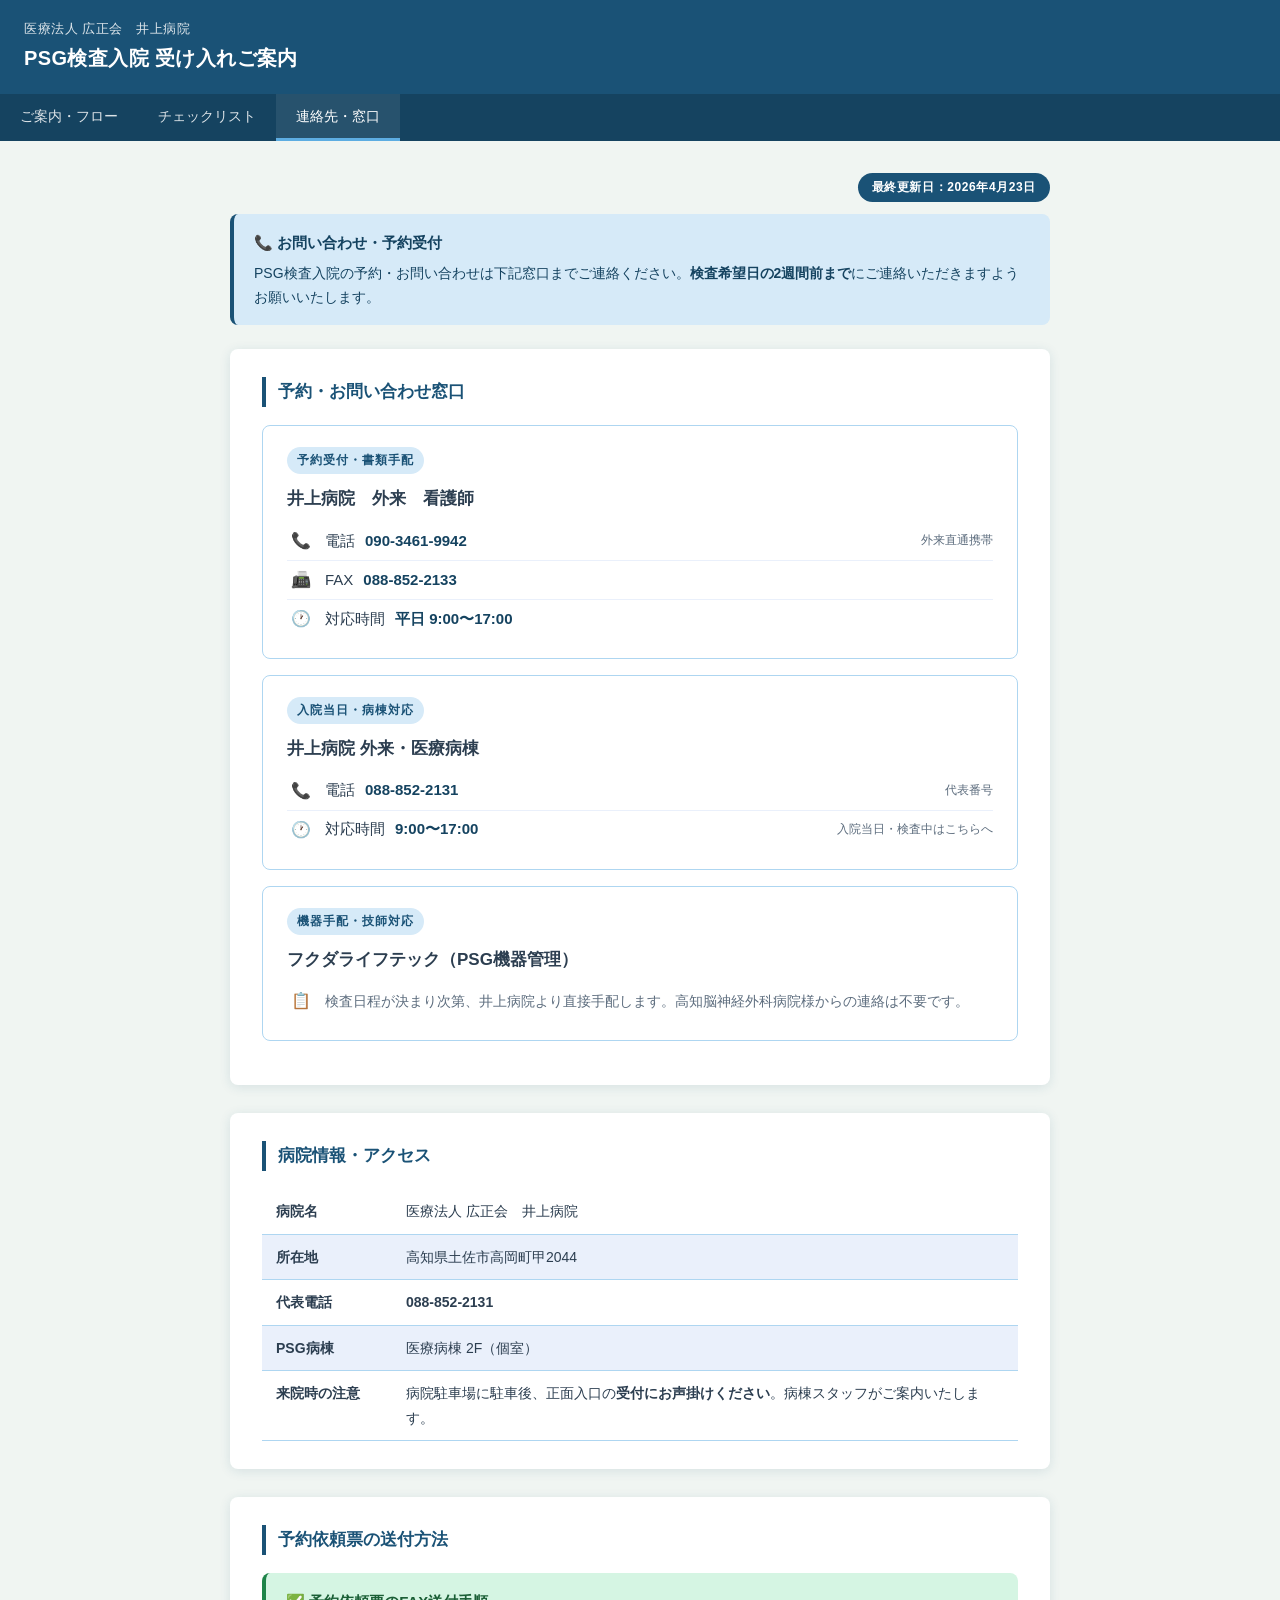
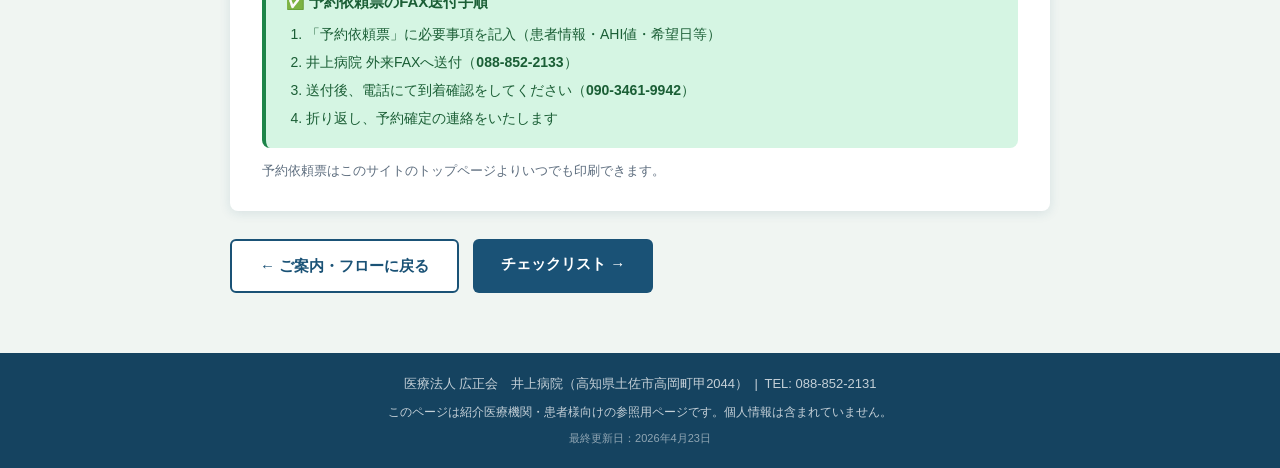
<file: docs/contact.html>
<!DOCTYPE html>
<html lang="ja">
<head>
  <meta charset="UTF-8">
  <meta name="viewport" content="width=device-width, initial-scale=1.0">
  <title>連絡先・窓口 | PSG検査入院 | 井上病院</title>
  <link rel="stylesheet" href="assets/style.css">
  <style>
    .contact-card {
      border: 1.5px solid var(--border);
      border-radius: var(--radius);
      padding: 20px 24px;
      margin-bottom: 16px;
      background: white;
    }
    .contact-card .role {
      font-size: 12px;
      font-weight: 700;
      letter-spacing: .08em;
      color: var(--primary);
      background: var(--primary-lt);
      display: inline-block;
      padding: 3px 10px;
      border-radius: 20px;
      margin-bottom: 10px;
    }
    .contact-card .dept {
      font-size: 17px;
      font-weight: 700;
      color: var(--gray-dk);
      margin-bottom: 8px;
    }
    .contact-card .contact-row {
      display: flex;
      align-items: center;
      gap: 10px;
      font-size: 15px;
      padding: 5px 0;
      border-bottom: 1px solid var(--gray-lt);
    }
    .contact-card .contact-row:last-child { border-bottom: none; }
    .contact-card .contact-icon {
      width: 28px;
      text-align: center;
      font-size: 16px;
      flex-shrink: 0;
    }
    .contact-card .contact-value {
      font-weight: 700;
      color: var(--primary-dk);
    }
    .contact-card .contact-note {
      font-size: 12px;
      color: var(--gray);
      margin-left: auto;
    }
    .hours-table td, .hours-table th {
      padding: 8px 14px;
      font-size: 14px;
    }
    .placeholder-badge {
      display: inline-block;
      background: #fef9e7;
      border: 1px dashed #f0b429;
      color: #7d6608;
      font-size: 12px;
      padding: 2px 10px;
      border-radius: 4px;
      margin-left: 8px;
    }
  </style>
</head>
<body>

<header class="site-header">
  <div>
    <div class="hospital-name">医療法人 広正会　井上病院</div>
    <div class="page-title">PSG検査入院 受け入れご案内</div>
  </div>
</header>

<nav class="site-nav">
  <a href="index.html">ご案内・フロー</a>
  <a href="checklist.html">チェックリスト</a>
  <a href="contact.html" class="active">連絡先・窓口</a>
</nav>

<main class="container">

  <!-- 最終更新日 -->
  <div style="text-align:right; margin-bottom:12px;">
    <span style="display:inline-block; background:#1a5276; color:#fff; font-size:12px; font-weight:700; padding:4px 14px; border-radius:20px; letter-spacing:.05em;">最終更新日：2026年4月23日</span>
  </div>

  <div class="alert alert-info" style="margin-bottom:24px;">
    <div class="alert-title">📞 お問い合わせ・予約受付</div>
    <p style="font-size:14px; margin-top:4px;">PSG検査入院の予約・お問い合わせは下記窓口までご連絡ください。<strong>検査希望日の2週間前まで</strong>にご連絡いただきますようお願いいたします。</p>
  </div>

  <!-- メイン連絡先 -->
  <section class="section">
    <h2 class="section-title">予約・お問い合わせ窓口</h2>

    <div class="contact-card">
      <div class="role">予約受付・書類手配</div>
      <div class="dept">井上病院　外来　看護師</div>
      <div class="contact-row">
        <span class="contact-icon">📞</span>
        <span>電話</span>
        <span class="contact-value">090-3461-9942</span>
        <span class="contact-note">外来直通携帯</span>
      </div>
      <div class="contact-row">
        <span class="contact-icon">📠</span>
        <span>FAX</span>
        <span class="contact-value">088-852-2133</span>
      </div>
      <div class="contact-row">
        <span class="contact-icon">🕐</span>
        <span>対応時間</span>
        <span class="contact-value">平日 9:00〜17:00</span>
      </div>
    </div>

    <div class="contact-card">
      <div class="role">入院当日・病棟対応</div>
      <div class="dept">井上病院 外来・医療病棟</div>
      <div class="contact-row">
        <span class="contact-icon">📞</span>
        <span>電話</span>
        <span class="contact-value">088-852-2131</span>
        <span class="contact-note">代表番号</span>
      </div>
      <div class="contact-row">
        <span class="contact-icon">🕐</span>
        <span>対応時間</span>
        <span class="contact-value">9:00〜17:00</span>
        <span class="contact-note">入院当日・検査中はこちらへ</span>
      </div>
    </div>

    <div class="contact-card">
      <div class="role">機器手配・技師対応</div>
      <div class="dept">フクダライフテック（PSG機器管理）</div>
      <div class="contact-row">
        <span class="contact-icon">📋</span>
        <span colspan="3" style="color:var(--gray); font-size:14px;">検査日程が決まり次第、井上病院より直接手配します。高知脳神経外科病院様からの連絡は不要です。</span>
      </div>
    </div>
  </section>

  <!-- 病院情報 -->
  <section class="section">
    <h2 class="section-title">病院情報・アクセス</h2>
    <table class="data-table">
      <tbody>
        <tr>
          <td style="width:130px; font-weight:600;">病院名</td>
          <td>医療法人 広正会　井上病院</td>
        </tr>
        <tr>
          <td style="font-weight:600;">所在地</td>
          <td>高知県土佐市高岡町甲2044</td>
        </tr>
        <tr>
          <td style="font-weight:600;">代表電話</td>
          <td><strong>088-852-2131</strong></td>
        </tr>
        <tr>
          <td style="font-weight:600;">PSG病棟</td>
          <td>医療病棟 2F（個室）</td>
        </tr>
        <tr>
          <td style="font-weight:600;">来院時の注意</td>
          <td>病院駐車場に駐車後、正面入口の<strong>受付にお声掛けください</strong>。病棟スタッフがご案内いたします。</td>
        </tr>
      </tbody>
    </table>
  </section>

  <!-- FAX送付先 -->
  <section class="section">
    <h2 class="section-title">予約依頼票の送付方法</h2>
    <div class="alert alert-ok" style="margin-bottom:0;">
      <div class="alert-title">✅ 予約依頼票のFAX送付手順</div>
      <ol style="padding-left:20px; margin-top:6px; font-size:14px; line-height:2;">
        <li>「予約依頼票」に必要事項を記入（患者情報・AHI値・希望日等）</li>
        <li>井上病院 外来FAXへ送付（<strong>088-852-2133</strong>）</li>
        <li>送付後、電話にて到着確認をしてください（<strong>090-3461-9942</strong>）</li>
        <li>折り返し、予約確定の連絡をいたします</li>
      </ol>
    </div>
    <p style="font-size:13px; color:var(--gray); margin-top:12px;">予約依頼票はこのサイトのトップページよりいつでも印刷できます。</p>
  </section>

  <div class="btn-group">
    <a href="index.html" class="btn btn-outline">← ご案内・フローに戻る</a>
    <a href="checklist.html" class="btn btn-primary">チェックリスト →</a>
  </div>

</main>

<footer class="site-footer">
  <p>医療法人 広正会　井上病院（高知県土佐市高岡町甲2044）&ensp;|&ensp;TEL: 088-852-2131</p>
  <p style="margin-top:6px; font-size:12px;">このページは紹介医療機関・患者様向けの参照用ページです。個人情報は含まれていません。</p>
  <p style="margin-top:6px; font-size:11px; opacity:.7;">最終更新日：2026年4月23日</p>
</footer>

</body>
</html>
</file>
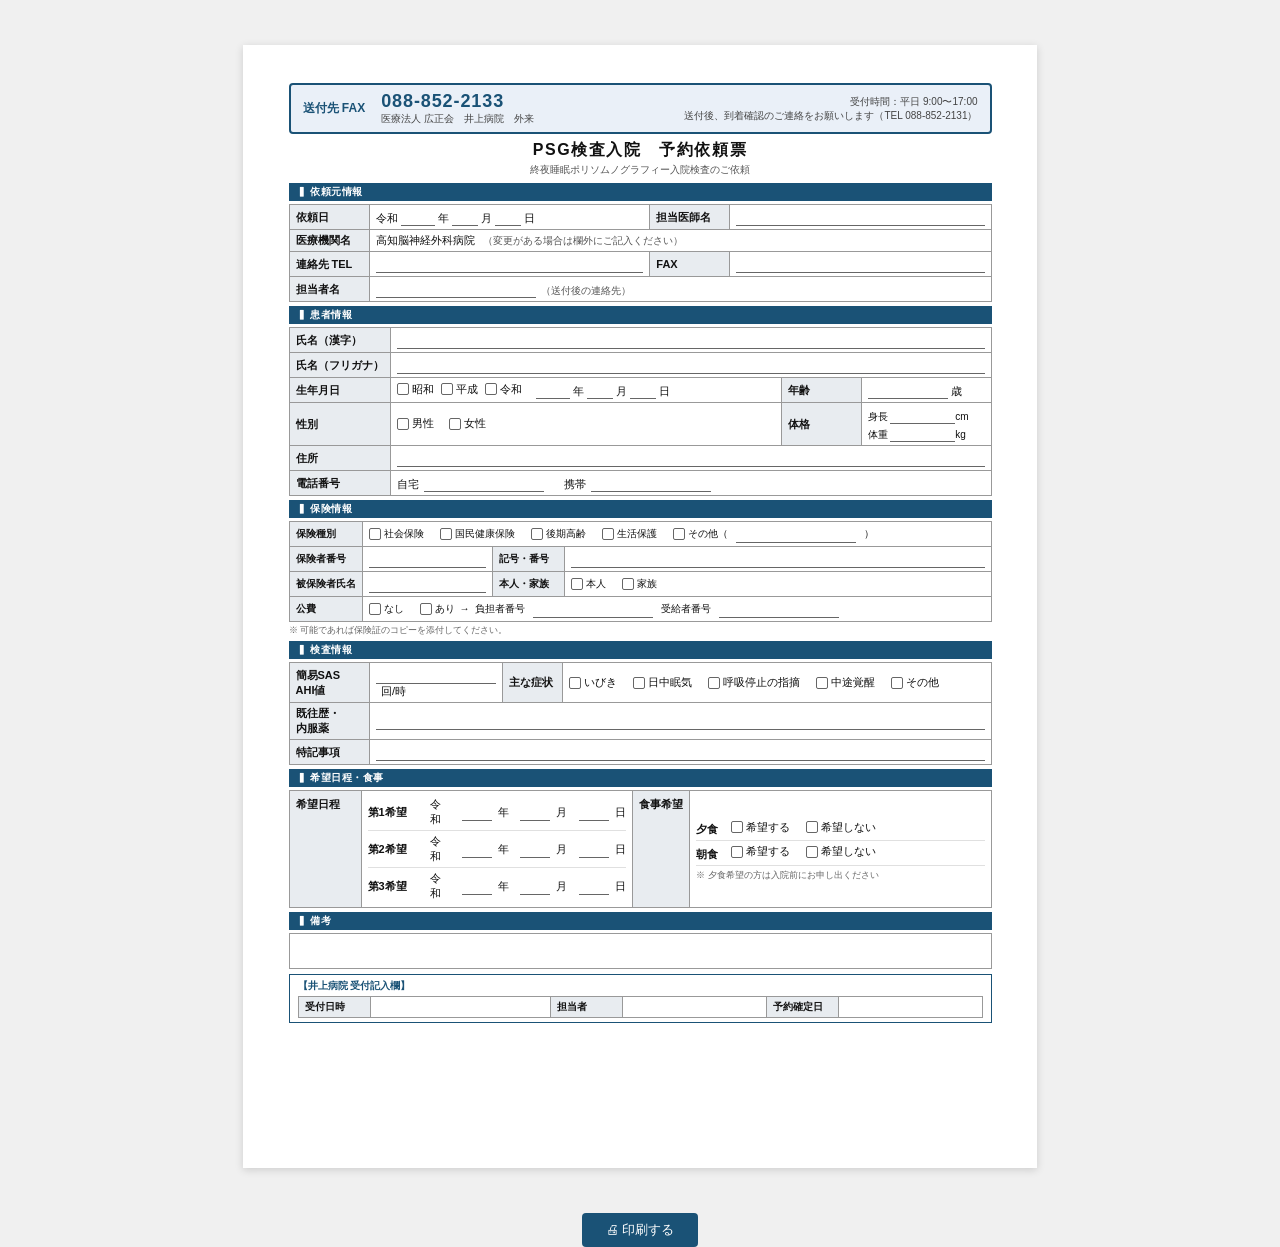
<file: docs/referral-form.html>
<!DOCTYPE html>
<html lang="ja">
<head>
  <meta charset="UTF-8">
  <meta name="viewport" content="width=device-width, initial-scale=1.0">
  <title>PSG入院 予約依頼票 | 井上病院</title>
  <style>
    * { box-sizing: border-box; margin: 0; padding: 0; }

    body {
      font-family: "Yu Gothic", "游ゴシック", "Hiragino Kaku Gothic Pro", "メイリオ", sans-serif;
      font-size: 11px;
      color: #111;
      background: #f0f0f0;
    }

    .page {
      width: 210mm;
      min-height: 297mm;
      margin: 12mm auto;
      padding: 10mm 12mm 10mm 12mm;
      background: #fff;
      box-shadow: 0 2px 8px rgba(0,0,0,0.15);
    }

    /* FAX送付先バナー */
    .fax-banner {
      border: 2.5px solid #1a5276;
      border-radius: 4px;
      padding: 6px 12px;
      margin-bottom: 6px;
      display: flex;
      align-items: center;
      gap: 16px;
      background: #eaf0f8;
    }
    .fax-banner .fax-label {
      font-size: 12px;
      font-weight: 700;
      color: #1a5276;
      white-space: nowrap;
    }
    .fax-banner .fax-num {
      font-size: 18px;
      font-weight: 900;
      color: #1a5276;
      letter-spacing: .05em;
    }
    .fax-banner .fax-sub {
      font-size: 10px;
      color: #444;
    }
    .fax-banner .fax-hours {
      margin-left: auto;
      font-size: 10px;
      color: #444;
      text-align: right;
      white-space: nowrap;
    }

    /* タイトル */
    .form-title {
      text-align: center;
      font-size: 16px;
      font-weight: 900;
      letter-spacing: .1em;
      margin-bottom: 2px;
    }
    .form-subtitle {
      text-align: center;
      font-size: 10px;
      color: #555;
      margin-bottom: 6px;
    }

    /* セクション */
    .section {
      margin-bottom: 4px;
    }
    .section-header {
      background: #1a5276;
      color: #fff;
      font-size: 10px;
      font-weight: 700;
      padding: 2px 8px;
      letter-spacing: .05em;
      margin-bottom: 3px;
    }

    /* 汎用テーブル */
    table.form-table {
      width: 100%;
      border-collapse: collapse;
    }
    table.form-table td, table.form-table th {
      border: 1px solid #999;
      padding: 3px 6px;
      vertical-align: middle;
      font-size: 11px;
    }
    table.form-table th {
      background: #e8ecf0;
      font-weight: 700;
      white-space: nowrap;
      width: 80px;
      text-align: left;
    }

    /* 記入欄（高さのある書き込みボックス） */
    .write-box {
      display: inline-block;
      border-bottom: 1px solid #666;
      min-width: 120px;
      height: 18px;
      vertical-align: bottom;
    }
    .write-box-lg {
      display: inline-block;
      border-bottom: 1px solid #666;
      width: 100%;
      height: 18px;
      vertical-align: bottom;
    }

    /* 依頼日・医療機関行 */
    .meta-row {
      display: flex;
      gap: 8px;
      margin-bottom: 4px;
      align-items: flex-end;
      font-size: 11px;
    }
    .meta-row .meta-label { white-space: nowrap; font-weight: 700; }
    .meta-row .meta-field {
      border-bottom: 1px solid #666;
      flex: 1;
      height: 18px;
    }

    /* チェックボックス */
    .check-group {
      display: flex;
      flex-wrap: wrap;
      gap: 4px 16px;
      align-items: center;
    }
    .check-item {
      display: flex;
      align-items: center;
      gap: 3px;
      white-space: nowrap;
    }
    .check-box {
      display: inline-block;
      width: 12px;
      height: 12px;
      border: 1px solid #666;
      border-radius: 2px;
      flex-shrink: 0;
    }

    /* 丸チェック */
    .circle-check {
      display: inline-block;
      width: 12px;
      height: 12px;
      border: 1px solid #666;
      border-radius: 50%;
      flex-shrink: 0;
    }

    /* 保険テーブル */
    table.hoken-table {
      width: 100%;
      border-collapse: collapse;
    }
    table.hoken-table td {
      border: 1px solid #999;
      padding: 3px 6px;
      font-size: 10px;
      vertical-align: middle;
    }
    table.hoken-table .h-label {
      background: #e8ecf0;
      font-weight: 700;
      white-space: nowrap;
    }

    /* 希望日程 */
    .date-row {
      display: flex;
      align-items: center;
      gap: 6px;
      padding: 3px 0;
      border-bottom: 1px solid #e0e0e0;
      font-size: 11px;
    }
    .date-row:last-child { border-bottom: none; }
    .date-label { font-weight: 700; white-space: nowrap; width: 60px; }
    .date-field {
      border-bottom: 1px solid #666;
      width: 32px;
      height: 18px;
      display: inline-block;
      text-align: center;
    }

    /* 食事希望 */
    .meal-section {
      border: 1px solid #999;
      padding: 4px 8px;
      margin-top: 4px;
    }
    .meal-row {
      display: flex;
      align-items: center;
      gap: 16px;
      padding: 3px 0;
    }
    .meal-label { font-weight: 700; width: 60px; white-space: nowrap; }

    /* 備考欄 */
    .biko-box {
      border: 1px solid #999;
      height: 36px;
      width: 100%;
      margin-top: 2px;
    }

    /* 受付記入欄 */
    .office-box {
      border: 1.5px solid #1a5276;
      padding: 4px 8px;
      margin-top: 5px;
    }
    .office-box .office-title {
      font-size: 10px;
      font-weight: 700;
      color: #1a5276;
      margin-bottom: 3px;
    }

    /* 印刷ボタン */
    .print-btn {
      display: block;
      margin: 10px auto 0;
      padding: 8px 24px;
      background: #1a5276;
      color: #fff;
      border: none;
      border-radius: 4px;
      font-size: 13px;
      cursor: pointer;
    }

    @media print {
      body { background: none; }
      .page { margin: 0; box-shadow: none; padding: 8mm 10mm; }
      .print-btn { display: none; }
      @page { size: A4 portrait; margin: 0; }
    }
  </style>
</head>
<body>

<div class="page">

  <!-- FAX送付先 -->
  <div class="fax-banner">
    <div class="fax-label">送付先 FAX</div>
    <div>
      <div class="fax-num">088-852-2133</div>
      <div class="fax-sub">医療法人 広正会　井上病院　外来</div>
    </div>
    <div class="fax-hours">
      受付時間：平日 9:00〜17:00<br>
      送付後、到着確認のご連絡をお願いします（TEL 088-852-2131）
    </div>
  </div>

  <!-- タイトル -->
  <div class="form-title">PSG検査入院　予約依頼票</div>
  <div class="form-subtitle">終夜睡眠ポリソムノグラフィー入院検査のご依頼</div>

  <!-- 依頼元情報 -->
  <div class="section">
    <div class="section-header">▍ 依頼元情報</div>
    <table class="form-table">
      <tr>
        <th style="width:72px;">依頼日</th>
        <td style="width:40%; white-space:nowrap;">
          令和<span class="write-box" style="width:34px; min-width:0; margin:0 3px;"></span>年<span class="write-box" style="width:26px; min-width:0; margin:0 3px;"></span>月<span class="write-box" style="width:26px; min-width:0; margin:0 3px;"></span>日
        </td>
        <th style="width:72px;">担当医師名</th>
        <td><span class="write-box-lg"></span></td>
      </tr>
      <tr>
        <th>医療機関名</th>
        <td colspan="3">
          高知脳神経外科病院&ensp;
          <span style="font-size:10px; color:#555;">（変更がある場合は欄外にご記入ください）</span>
        </td>
      </tr>
      <tr>
        <th>連絡先 TEL</th>
        <td><span class="write-box-lg"></span></td>
        <th>FAX</th>
        <td><span class="write-box-lg"></span></td>
      </tr>
      <tr>
        <th>担当者名</th>
        <td colspan="3"><span class="write-box" style="width:160px;"></span>&ensp;<span style="font-size:10px; color:#555;">（送付後の連絡先）</span></td>
      </tr>
    </table>
  </div>

  <!-- 患者情報 -->
  <div class="section">
    <div class="section-header">▍ 患者情報</div>
    <table class="form-table">
      <tr>
        <th style="width:76px;">氏名（漢字）</th>
        <td colspan="3"><span class="write-box-lg"></span></td>
      </tr>
      <tr>
        <th>氏名（フリガナ）</th>
        <td colspan="3"><span class="write-box-lg"></span></td>
      </tr>
      <tr>
        <th>生年月日</th>
        <td style="white-space:nowrap;">
          <span class="check-item" style="display:inline-flex; gap:3px; margin-right:4px;"><span class="check-box"></span>昭和</span>
          <span class="check-item" style="display:inline-flex; gap:3px; margin-right:4px;"><span class="check-box"></span>平成</span>
          <span class="check-item" style="display:inline-flex; gap:3px; margin-right:8px;"><span class="check-box"></span>令和</span>
          <span class="write-box" style="width:34px; min-width:0; margin:0 3px;"></span>年<span class="write-box" style="width:26px; min-width:0; margin:0 3px;"></span>月<span class="write-box" style="width:26px; min-width:0; margin:0 3px;"></span>日
        </td>
        <th style="width:42px;">年齢</th>
        <td style="width:130px; white-space:nowrap;"><span class="write-box" style="width:80px; min-width:0;"></span> 歳</td>
      </tr>
      <tr>
        <th>性別</th>
        <td>
          <span class="check-item" style="display:inline-flex; gap:3px; margin-right:12px;"><span class="check-box"></span>男性</span>
          <span class="check-item" style="display:inline-flex; gap:3px;"><span class="check-box"></span>女性</span>
        </td>
        <th>体格</th>
        <td style="font-size:10px; white-space:nowrap;">
          身長 <span class="write-box" style="width:65px; min-width:0;"></span>cm<br>
          体重 <span class="write-box" style="width:65px; min-width:0;"></span>kg
        </td>
      </tr>
      <tr>
        <th>住所</th>
        <td colspan="3"><span class="write-box-lg"></span></td>
      </tr>
      <tr>
        <th>電話番号</th>
        <td colspan="3">
          自宅&ensp;<span class="write-box" style="width:120px;"></span>&ensp;&ensp;&ensp;
          携帯&ensp;<span class="write-box" style="width:120px;"></span>
        </td>
      </tr>
    </table>
  </div>

  <!-- 保険情報 -->
  <div class="section">
    <div class="section-header">▍ 保険情報</div>
    <table class="hoken-table">
      <tr>
        <td class="h-label" style="width:72px;">保険種別</td>
        <td colspan="3">
          <div class="check-group">
            <span class="check-item"><span class="check-box"></span>社会保険</span>
            <span class="check-item"><span class="check-box"></span>国民健康保険</span>
            <span class="check-item"><span class="check-box"></span>後期高齢</span>
            <span class="check-item"><span class="check-box"></span>生活保護</span>
            <span class="check-item"><span class="check-box"></span>その他（&ensp;<span class="write-box" style="width:60px;"></span>&ensp;）</span>
          </div>
        </td>
      </tr>
      <tr>
        <td class="h-label">保険者番号</td>
        <td style="width:130px;"><span class="write-box-lg"></span></td>
        <td class="h-label" style="width:72px;">記号・番号</td>
        <td><span class="write-box-lg"></span></td>
      </tr>
      <tr>
        <td class="h-label">被保険者氏名</td>
        <td><span class="write-box-lg"></span></td>
        <td class="h-label">本人・家族</td>
        <td>
          <div class="check-group">
            <span class="check-item"><span class="check-box"></span>本人</span>
            <span class="check-item"><span class="check-box"></span>家族</span>
          </div>
        </td>
      </tr>
      <tr>
        <td class="h-label">公費</td>
        <td colspan="3">
          <div class="check-group">
            <span class="check-item"><span class="check-box"></span>なし</span>
            <span class="check-item"><span class="check-box"></span>あり&ensp;→&ensp;負担者番号&ensp;<span class="write-box" style="width:80px;"></span>&ensp;受給者番号&ensp;<span class="write-box" style="width:80px;"></span></span>
          </div>
        </td>
      </tr>
    </table>
    <div style="font-size:9px; color:#666; margin-top:2px;">※ 可能であれば保険証のコピーを添付してください。</div>
  </div>

  <!-- 検査情報 -->
  <div class="section">
    <div class="section-header">▍ 検査情報</div>
    <table class="form-table">
      <tr>
        <th style="width:72px;">簡易SAS<br>AHI値</th>
        <td style="width:120px;">
          <span class="write-box" style="width:48px;"></span>&ensp;回/時
        </td>
        <th style="width:60px;">主な症状</th>
        <td>
          <div class="check-group">
            <span class="check-item"><span class="check-box"></span>いびき</span>
            <span class="check-item"><span class="check-box"></span>日中眠気</span>
            <span class="check-item"><span class="check-box"></span>呼吸停止の指摘</span>
            <span class="check-item"><span class="check-box"></span>中途覚醒</span>
            <span class="check-item"><span class="check-box"></span>その他</span>
          </div>
        </td>
      </tr>
      <tr>
        <th>既往歴・<br>内服薬</th>
        <td colspan="3"><span class="write-box-lg"></span></td>
      </tr>
      <tr>
        <th>特記事項</th>
        <td colspan="3"><span class="write-box-lg"></span></td>
      </tr>
    </table>
  </div>

  <!-- 希望日程・食事希望 -->
  <div class="section">
    <div class="section-header">▍ 希望日程・食事</div>
    <table class="form-table">
      <tr>
        <th style="width:72px; vertical-align:top; padding-top:6px;">希望日程</th>
        <td style="width:220px;">
          <div class="date-row">
            <span class="date-label">第1希望</span>
            令和&ensp;<span class="date-field"></span>年&ensp;<span class="date-field"></span>月&ensp;<span class="date-field"></span>日
          </div>
          <div class="date-row">
            <span class="date-label">第2希望</span>
            令和&ensp;<span class="date-field"></span>年&ensp;<span class="date-field"></span>月&ensp;<span class="date-field"></span>日
          </div>
          <div class="date-row">
            <span class="date-label">第3希望</span>
            令和&ensp;<span class="date-field"></span>年&ensp;<span class="date-field"></span>月&ensp;<span class="date-field"></span>日
          </div>
        </td>
        <th style="width:52px; vertical-align:top; padding-top:6px;">食事希望</th>
        <td>
          <div style="padding: 3px 0; border-bottom: 1px solid #e0e0e0;">
            <span style="font-weight:700; margin-right:10px;">夕食</span>
            <div class="check-group" style="display:inline-flex;">
              <span class="check-item"><span class="check-box"></span>希望する</span>
              <span class="check-item"><span class="check-box"></span>希望しない</span>
            </div>
          </div>
          <div style="padding: 3px 0; border-bottom: 1px solid #e0e0e0;">
            <span style="font-weight:700; margin-right:10px;">朝食</span>
            <div class="check-group" style="display:inline-flex;">
              <span class="check-item"><span class="check-box"></span>希望する</span>
              <span class="check-item"><span class="check-box"></span>希望しない</span>
            </div>
          </div>
          <div style="font-size:9px; color:#666; padding-top:3px;">
            ※ 夕食希望の方は入院前にお申し出ください
          </div>
        </td>
      </tr>
    </table>
  </div>

  <!-- 備考 -->
  <div class="section">
    <div class="section-header">▍ 備考</div>
    <div class="biko-box"></div>
  </div>

  <!-- 受付記入欄 -->
  <div class="office-box">
    <div class="office-title">【井上病院 受付記入欄】</div>
    <table class="hoken-table">
      <tr>
        <td class="h-label" style="width:72px;">受付日時</td>
        <td style="width:180px;"></td>
        <td class="h-label" style="width:72px;">担当者</td>
        <td></td>
        <td class="h-label" style="width:72px;">予約確定日</td>
        <td></td>
      </tr>
    </table>
  </div>

</div><!-- /page -->

<button class="print-btn" onclick="window.print()">🖨 印刷する</button>

</body>
</html>
</file>
<file: docs/assets/style.css>
/* =============================================
   井上病院 PSG入院案内 — 共通スタイル
   ============================================= */

:root {
  --primary:     #1a5276;
  --primary-dk:  #154360;
  --primary-lt:  #d6eaf8;
  --accent:      #1e8449;
  --accent-lt:   #d5f5e3;
  --warn:        #c0392b;
  --warn-lt:     #fadbd8;
  --gray-dk:     #2c3e50;
  --gray:        #5d6d7e;
  --gray-lt:     #eaf0fb;
  --border:      #aed6f1;
  --white:       #ffffff;
  --radius:      8px;
  --shadow:      0 2px 12px rgba(26,82,118,.12);
}

/* ---- Reset & Base ---- */
*, *::before, *::after { box-sizing: border-box; margin: 0; padding: 0; }

body {
  font-family: "Hiragino Sans", "Meiryo", "Yu Gothic", sans-serif;
  font-size: 15px;
  line-height: 1.75;
  color: var(--gray-dk);
  background: #f0f5f2;
}

a { color: var(--primary); text-decoration: none; }
a:hover { text-decoration: underline; }

img { max-width: 100%; }

/* ---- Header ---- */
.site-header {
  background: var(--primary);
  color: var(--white);
  padding: 18px 24px;
  display: flex;
  align-items: center;
  gap: 14px;
}

.site-header .hospital-name {
  font-size: 13px;
  opacity: .85;
  letter-spacing: .04em;
}

.site-header .page-title {
  font-size: 20px;
  font-weight: 700;
  letter-spacing: .02em;
}

/* ---- Nav ---- */
.site-nav {
  background: var(--primary-dk);
  display: flex;
  overflow-x: auto;
}

.site-nav a {
  color: rgba(255,255,255,.85);
  padding: 10px 20px;
  font-size: 14px;
  white-space: nowrap;
  border-bottom: 3px solid transparent;
  transition: all .2s;
}

.site-nav a:hover,
.site-nav a.active {
  color: var(--white);
  border-bottom-color: #5dade2;
  text-decoration: none;
  background: rgba(255,255,255,.08);
}

/* ---- Main Layout ---- */
.container {
  max-width: 860px;
  margin: 0 auto;
  padding: 32px 20px 60px;
}

/* ---- Section ---- */
.section {
  background: var(--white);
  border-radius: var(--radius);
  box-shadow: var(--shadow);
  padding: 28px 32px;
  margin-bottom: 28px;
}

.section-title {
  font-size: 17px;
  font-weight: 700;
  color: var(--primary);
  border-left: 4px solid var(--primary);
  padding-left: 12px;
  margin-bottom: 18px;
}

/* ---- Alert Boxes ---- */
.alert {
  border-radius: var(--radius);
  padding: 16px 20px;
  margin-bottom: 16px;
  font-size: 14px;
  line-height: 1.7;
}

.alert-warn {
  background: var(--warn-lt);
  border-left: 4px solid var(--warn);
  color: #7b241c;
}

.alert-info {
  background: var(--primary-lt);
  border-left: 4px solid var(--primary);
  color: var(--primary-dk);
}

.alert-ok {
  background: var(--accent-lt);
  border-left: 4px solid var(--accent);
  color: #1a5e35;
}

.alert .alert-title {
  font-weight: 700;
  font-size: 15px;
  margin-bottom: 6px;
  display: flex;
  align-items: center;
  gap: 6px;
}

/* ---- Info Grid ---- */
.info-grid {
  display: grid;
  grid-template-columns: 1fr 1fr;
  gap: 14px;
  margin-top: 4px;
}

.info-card {
  background: var(--gray-lt);
  border-radius: var(--radius);
  padding: 14px 16px;
}

.info-card .label {
  font-size: 12px;
  color: var(--gray);
  font-weight: 600;
  letter-spacing: .06em;
  text-transform: uppercase;
  margin-bottom: 4px;
}

.info-card .value {
  font-size: 16px;
  font-weight: 700;
  color: var(--primary-dk);
}

.info-card .sub {
  font-size: 12px;
  color: var(--gray);
  margin-top: 2px;
}

/* ---- Flow SVG wrapper ---- */
.flow-wrap {
  text-align: center;
  margin: 8px 0;
}

.flow-wrap svg,
.flow-wrap img {
  max-width: 100%;
  height: auto;
}

/* ---- Button ---- */
.btn {
  display: inline-block;
  padding: 12px 28px;
  border-radius: 6px;
  font-size: 15px;
  font-weight: 700;
  cursor: pointer;
  transition: all .2s;
  text-align: center;
}

.btn-primary {
  background: var(--primary);
  color: var(--white);
}

.btn-primary:hover {
  background: var(--primary-dk);
  text-decoration: none;
  color: var(--white);
}

.btn-outline {
  background: var(--white);
  color: var(--primary);
  border: 2px solid var(--primary);
}

.btn-outline:hover {
  background: var(--primary-lt);
  text-decoration: none;
}

.btn-group {
  display: flex;
  gap: 14px;
  flex-wrap: wrap;
  margin-top: 10px;
}

/* ---- Checklist ---- */
.checklist { list-style: none; }

.checklist li {
  padding: 9px 0;
  border-bottom: 1px solid #eaf0fb;
  display: flex;
  align-items: flex-start;
  gap: 10px;
  font-size: 14px;
}

.checklist li:last-child { border-bottom: none; }

.checklist input[type="checkbox"] {
  width: 18px;
  height: 18px;
  margin-top: 2px;
  accent-color: var(--primary);
  flex-shrink: 0;
  cursor: pointer;
}

.checklist .check-label { flex: 1; }

.checklist li.checked .check-label {
  text-decoration: line-through;
  color: var(--gray);
}

/* ---- Step badge ---- */
.step-badge {
  display: inline-flex;
  align-items: center;
  justify-content: center;
  width: 28px;
  height: 28px;
  border-radius: 50%;
  background: var(--primary);
  color: var(--white);
  font-size: 13px;
  font-weight: 700;
  flex-shrink: 0;
}

/* ---- Table ---- */
.data-table {
  width: 100%;
  border-collapse: collapse;
  font-size: 14px;
}

.data-table th {
  background: var(--primary);
  color: var(--white);
  padding: 10px 14px;
  text-align: left;
  font-weight: 600;
}

.data-table td {
  padding: 10px 14px;
  border-bottom: 1px solid var(--border);
  vertical-align: top;
}

.data-table tr:nth-child(even) td { background: var(--gray-lt); }

/* ---- Footer ---- */
.site-footer {
  background: var(--primary-dk);
  color: rgba(255,255,255,.75);
  text-align: center;
  padding: 20px;
  font-size: 13px;
}

.site-footer a { color: rgba(255,255,255,.9); }

/* ---- Utilities ---- */
.text-center { text-align: center; }
.text-warn   { color: var(--warn); font-weight: 700; }
.text-ok     { color: var(--accent); font-weight: 700; }
.mb-0 { margin-bottom: 0; }
.mt-8 { margin-top: 8px; }
.mt-16 { margin-top: 16px; }

/* ---- Responsive ---- */
@media (max-width: 600px) {
  .section { padding: 20px 16px; }
  .info-grid { grid-template-columns: 1fr; }
  .btn-group { flex-direction: column; }
  .site-header .page-title { font-size: 17px; }
}

/* ---- Print ---- */
@media print {
  .site-nav, .btn-group, .site-footer { display: none; }
  body { background: white; font-size: 13px; }
  .section { box-shadow: none; border: 1px solid #ccc; page-break-inside: avoid; }
  .container { padding: 10px; }
}
</file>
